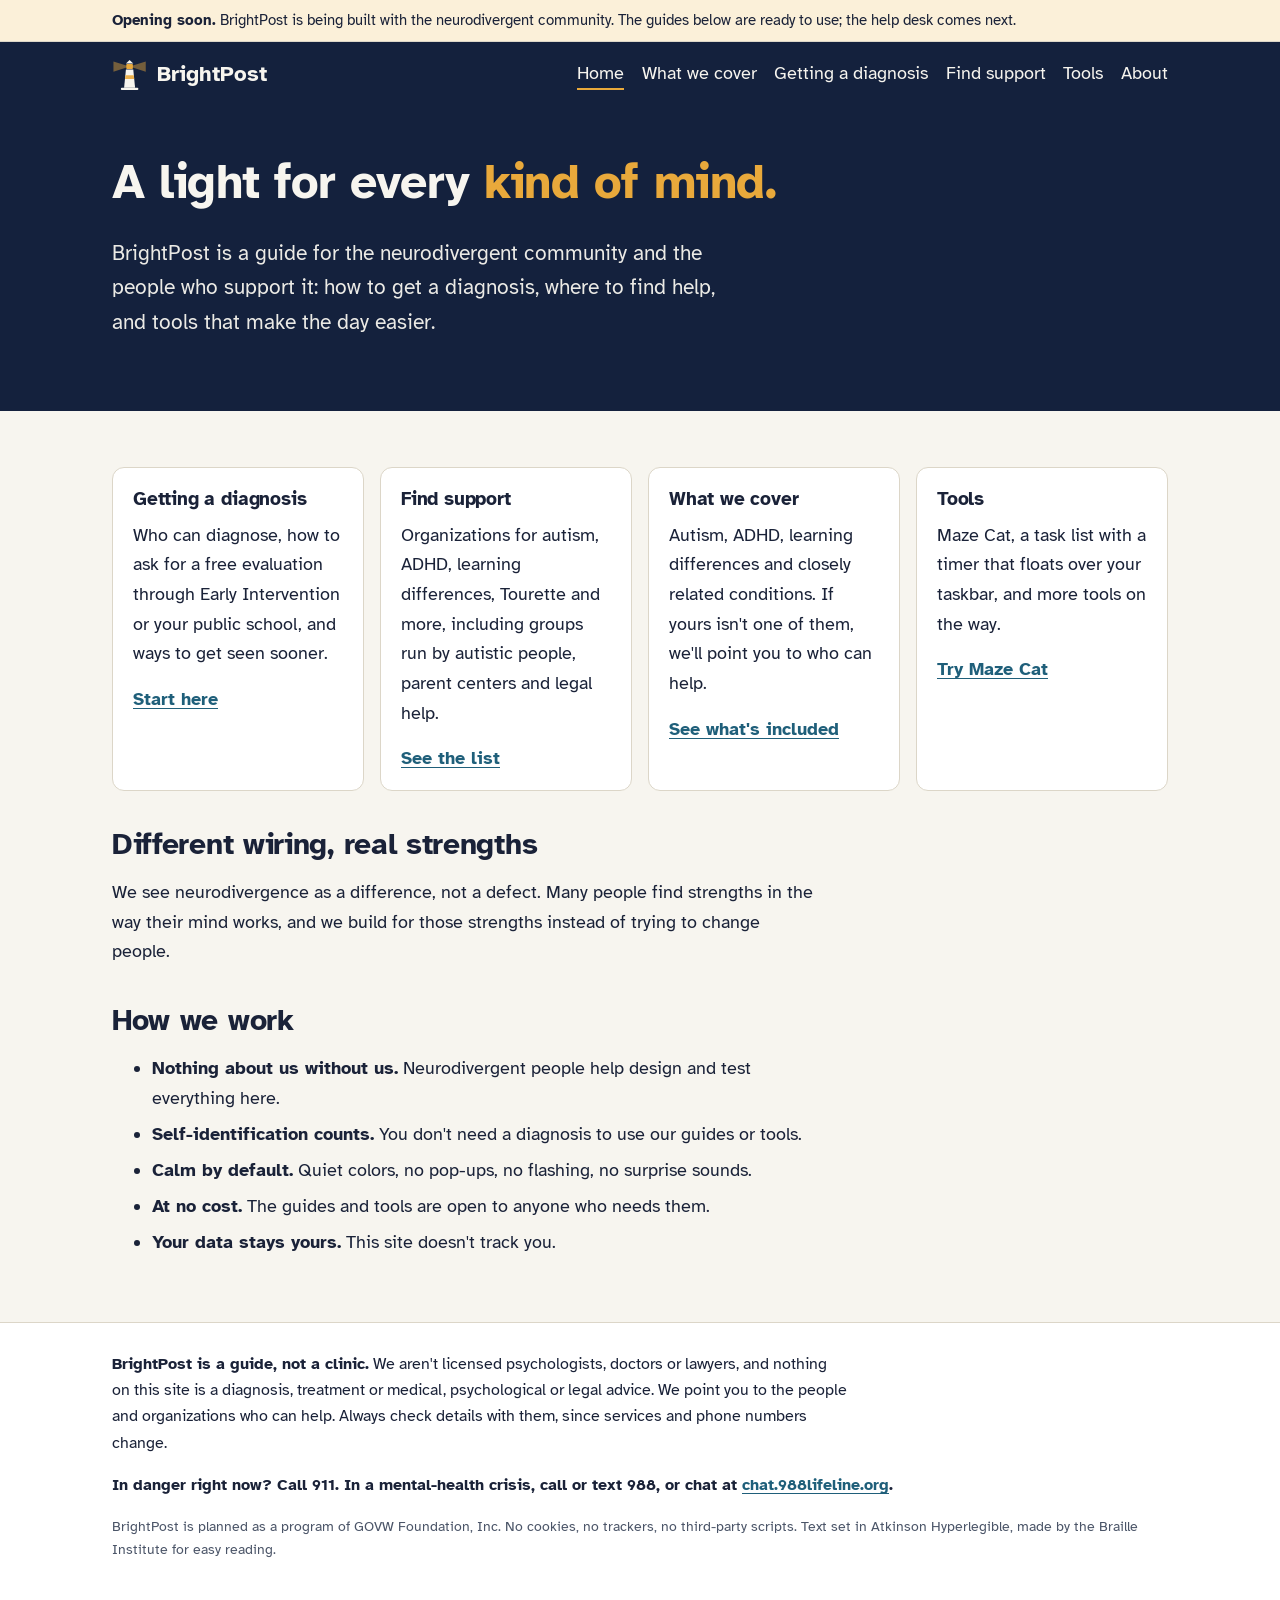
<file: site/index.html>
<!doctype html>
<html lang="en">
<head>
<meta charset="utf-8">
<meta name="viewport" content="width=device-width, initial-scale=1">
<title>BrightPost</title>
<meta name="description" content="A guide for the neurodivergent community: getting a diagnosis, finding support and calm tools.">
<link rel="icon" href="favicon.svg" type="image/svg+xml">
<link rel="preload" href="fonts/atkinson-hyperlegible-latin-400-normal.woff2" as="font" type="font/woff2" crossorigin>
<link rel="stylesheet" href="site.css">
</head>
<body>
<a class="skip" href="#main">Skip to content</a>
<div class="soon"><div class="wrap"><strong>Opening soon.</strong> BrightPost is being built with the neurodivergent community. The guides below are ready to use; the help desk comes next.</div></div>
<header class="site"><div class="wrap">
<a class="brand" href="index.html"><svg viewBox="0 0 48 48" aria-hidden="true" focusable="false">
  <path d="M24 13 L2 6 L2 20 Z" fill="#E9A93B" opacity=".45"/>
  <path d="M24 13 L46 6 L46 20 Z" fill="#E9A93B" opacity=".45"/>
  <path d="M19 9 L24 4 L29 9 Z" fill="currentColor"/>
  <rect x="19.5" y="9.5" width="9" height="7" rx="1" fill="#E9A93B"/>
  <path d="M19 17 H29 L31.5 42 H16.5 Z" fill="currentColor"/>
  <path d="M18.3 25 H29.7 L30.2 30 H17.8 Z" fill="#E9A93B" opacity=".9"/>
  <rect x="12" y="42" width="24" height="3" rx="1.5" fill="currentColor"/>
</svg><span>BrightPost</span></a>
<nav class="main" aria-label="Main"><ul>
<li><a href="index.html" aria-current="page">Home</a></li>
<li><a href="covered.html">What we cover</a></li>
<li><a href="diagnosis.html">Getting a diagnosis</a></li>
<li><a href="resources.html">Find support</a></li>
<li><a href="tools.html">Tools</a></li>
<li><a href="about.html">About</a></li>
</ul></nav>
</div></header>
<section class="hero"><div class="wrap">
<h1>A light for every <span class="beam">kind of mind.</span></h1>
<p class="lead">BrightPost is a guide for the neurodivergent community and the people who support it: how to get a diagnosis, where to find help, and tools that make the day easier.</p>
</div></section>
<main id="main"><div class="wrap">

<div class="cards">
  <div class="card"><h3>Getting a diagnosis</h3><p>Who can diagnose, how to ask for a free evaluation through Early Intervention or your public school, and ways to get seen sooner.</p><a class="go" href="diagnosis.html">Start here</a></div>
  <div class="card"><h3>Find support</h3><p>Organizations for autism, ADHD, learning differences, Tourette and more, including groups run by autistic people, parent centers and legal help.</p><a class="go" href="resources.html">See the list</a></div>
  <div class="card"><h3>What we cover</h3><p>Autism, ADHD, learning differences and closely related conditions. If yours isn't one of them, we'll point you to who can help.</p><a class="go" href="covered.html">See what's included</a></div>
  <div class="card"><h3>Tools</h3><p>Maze Cat, a task list with a timer that floats over your taskbar, and more tools on the way.</p><a class="go" href="tools.html">Try Maze Cat</a></div>
</div>

<div class="prose">
<h2>Different wiring, real strengths</h2>
<p>We see neurodivergence as a difference, not a defect. Many people find strengths in the way their mind works, and we build for those strengths instead of trying to change people.</p>

<h2>How we work</h2>
<ul>
  <li><strong>Nothing about us without us.</strong> Neurodivergent people help design and test everything here.</li>
  <li><strong>Self-identification counts.</strong> You don't need a diagnosis to use our guides or tools.</li>
  <li><strong>Calm by default.</strong> Quiet colors, no pop-ups, no flashing, no surprise sounds.</li>
  <li><strong>At no cost.</strong> The guides and tools are open to anyone who needs them.</li>
  <li><strong>Your data stays yours.</strong> This site doesn't track you.</li>
</ul>
</div>

</div></main>
<footer class="site"><div class="wrap">
<p class="disclaimer"><strong>BrightPost is a guide, not a clinic.</strong> We aren't licensed psychologists, doctors or lawyers, and nothing on this site is a diagnosis, treatment or medical, psychological or legal advice. We point you to the people and organizations who can help. Always check details with them, since services and phone numbers change.</p>
<p class="crisis">In danger right now? Call 911. In a mental-health crisis, call or text 988, or chat at <a href="https://chat.988lifeline.org/">chat.988lifeline.org</a>.</p>
<p class="small">BrightPost is planned as a program of GOVW Foundation, Inc. No cookies, no trackers, no third-party scripts. Text set in Atkinson Hyperlegible, made by the Braille Institute for easy reading.</p>
</div></footer>
</body>
</html>
</file>
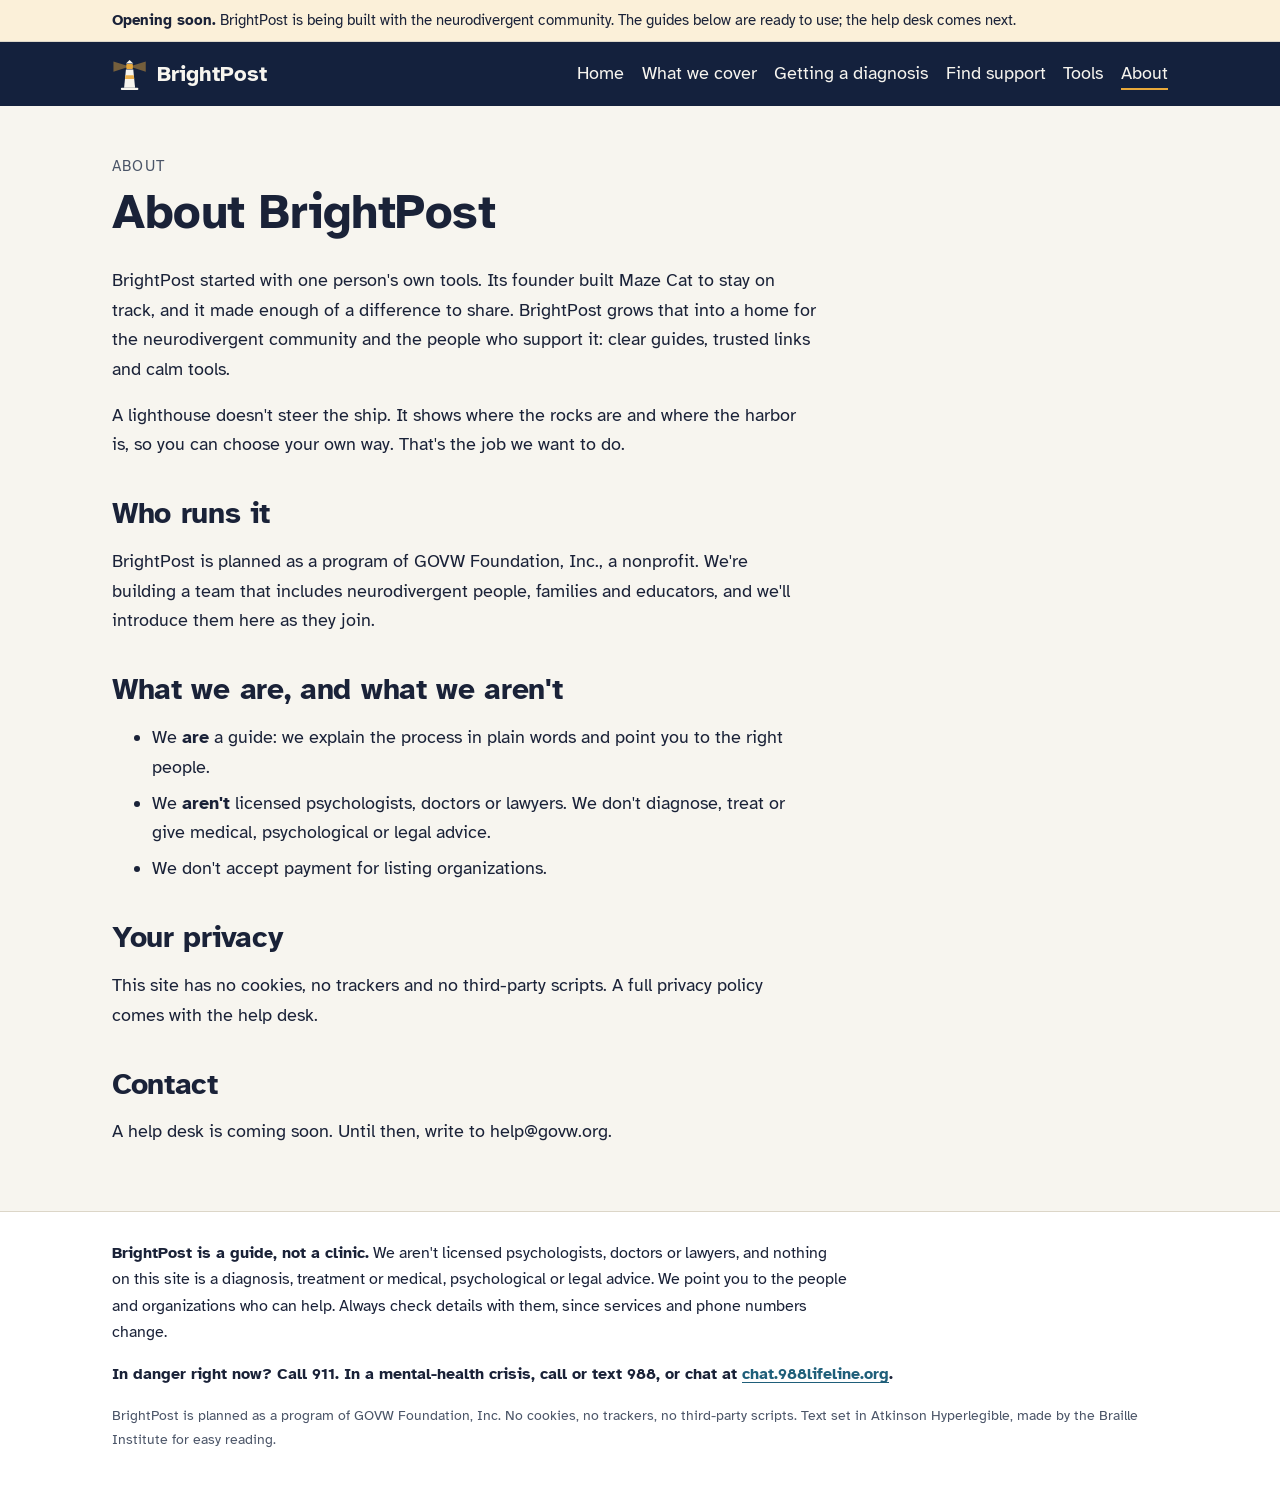
<file: site/about.html>
<!doctype html>
<html lang="en">
<head>
<meta charset="utf-8">
<meta name="viewport" content="width=device-width, initial-scale=1">
<title>About · BrightPost</title>
<meta name="description" content="What BrightPost is, who runs it, and what it isn't.">
<link rel="icon" href="favicon.svg" type="image/svg+xml">
<link rel="preload" href="fonts/atkinson-hyperlegible-latin-400-normal.woff2" as="font" type="font/woff2" crossorigin>
<link rel="stylesheet" href="site.css">
</head>
<body>
<a class="skip" href="#main">Skip to content</a>
<div class="soon"><div class="wrap"><strong>Opening soon.</strong> BrightPost is being built with the neurodivergent community. The guides below are ready to use; the help desk comes next.</div></div>
<header class="site"><div class="wrap">
<a class="brand" href="index.html"><svg viewBox="0 0 48 48" aria-hidden="true" focusable="false">
  <path d="M24 13 L2 6 L2 20 Z" fill="#E9A93B" opacity=".45"/>
  <path d="M24 13 L46 6 L46 20 Z" fill="#E9A93B" opacity=".45"/>
  <path d="M19 9 L24 4 L29 9 Z" fill="currentColor"/>
  <rect x="19.5" y="9.5" width="9" height="7" rx="1" fill="#E9A93B"/>
  <path d="M19 17 H29 L31.5 42 H16.5 Z" fill="currentColor"/>
  <path d="M18.3 25 H29.7 L30.2 30 H17.8 Z" fill="#E9A93B" opacity=".9"/>
  <rect x="12" y="42" width="24" height="3" rx="1.5" fill="currentColor"/>
</svg><span>BrightPost</span></a>
<nav class="main" aria-label="Main"><ul>
<li><a href="index.html">Home</a></li>
<li><a href="covered.html">What we cover</a></li>
<li><a href="diagnosis.html">Getting a diagnosis</a></li>
<li><a href="resources.html">Find support</a></li>
<li><a href="tools.html">Tools</a></li>
<li><a href="about.html" aria-current="page">About</a></li>
</ul></nav>
</div></header>

<main id="main"><div class="wrap">

<div class="prose page-title">
<p class="kicker">About</p>
<h1>About BrightPost</h1>
<p>BrightPost started with one person's own tools. Its founder built Maze Cat to stay on track, and it made enough of a difference to share. BrightPost grows that into a home for the neurodivergent community and the people who support it: clear guides, trusted links and calm tools.</p>
<p>A lighthouse doesn't steer the ship. It shows where the rocks are and where the harbor is, so you can choose your own way. That's the job we want to do.</p>

<h2>Who runs it</h2>
<p>BrightPost is planned as a program of GOVW Foundation, Inc., a nonprofit. We're building a team that includes neurodivergent people, families and educators, and we'll introduce them here as they join.</p>

<h2>What we are, and what we aren't</h2>
<ul>
<li>We <strong>are</strong> a guide: we explain the process in plain words and point you to the right people.</li>
<li>We <strong>aren't</strong> licensed psychologists, doctors or lawyers. We don't diagnose, treat or give medical, psychological or legal advice.</li>
<li>We don't accept payment for listing organizations.</li>
</ul>

<h2>Your privacy</h2>
<p>This site has no cookies, no trackers and no third-party scripts. A full privacy policy comes with the help desk.</p>

<h2>Contact</h2>
<p>A help desk is coming soon. Until then, write to help@govw.org.</p>
</div>

</div></main>
<footer class="site"><div class="wrap">
<p class="disclaimer"><strong>BrightPost is a guide, not a clinic.</strong> We aren't licensed psychologists, doctors or lawyers, and nothing on this site is a diagnosis, treatment or medical, psychological or legal advice. We point you to the people and organizations who can help. Always check details with them, since services and phone numbers change.</p>
<p class="crisis">In danger right now? Call 911. In a mental-health crisis, call or text 988, or chat at <a href="https://chat.988lifeline.org/">chat.988lifeline.org</a>.</p>
<p class="small">BrightPost is planned as a program of GOVW Foundation, Inc. No cookies, no trackers, no third-party scripts. Text set in Atkinson Hyperlegible, made by the Braille Institute for easy reading.</p>
</div></footer>
</body>
</html>
</file>
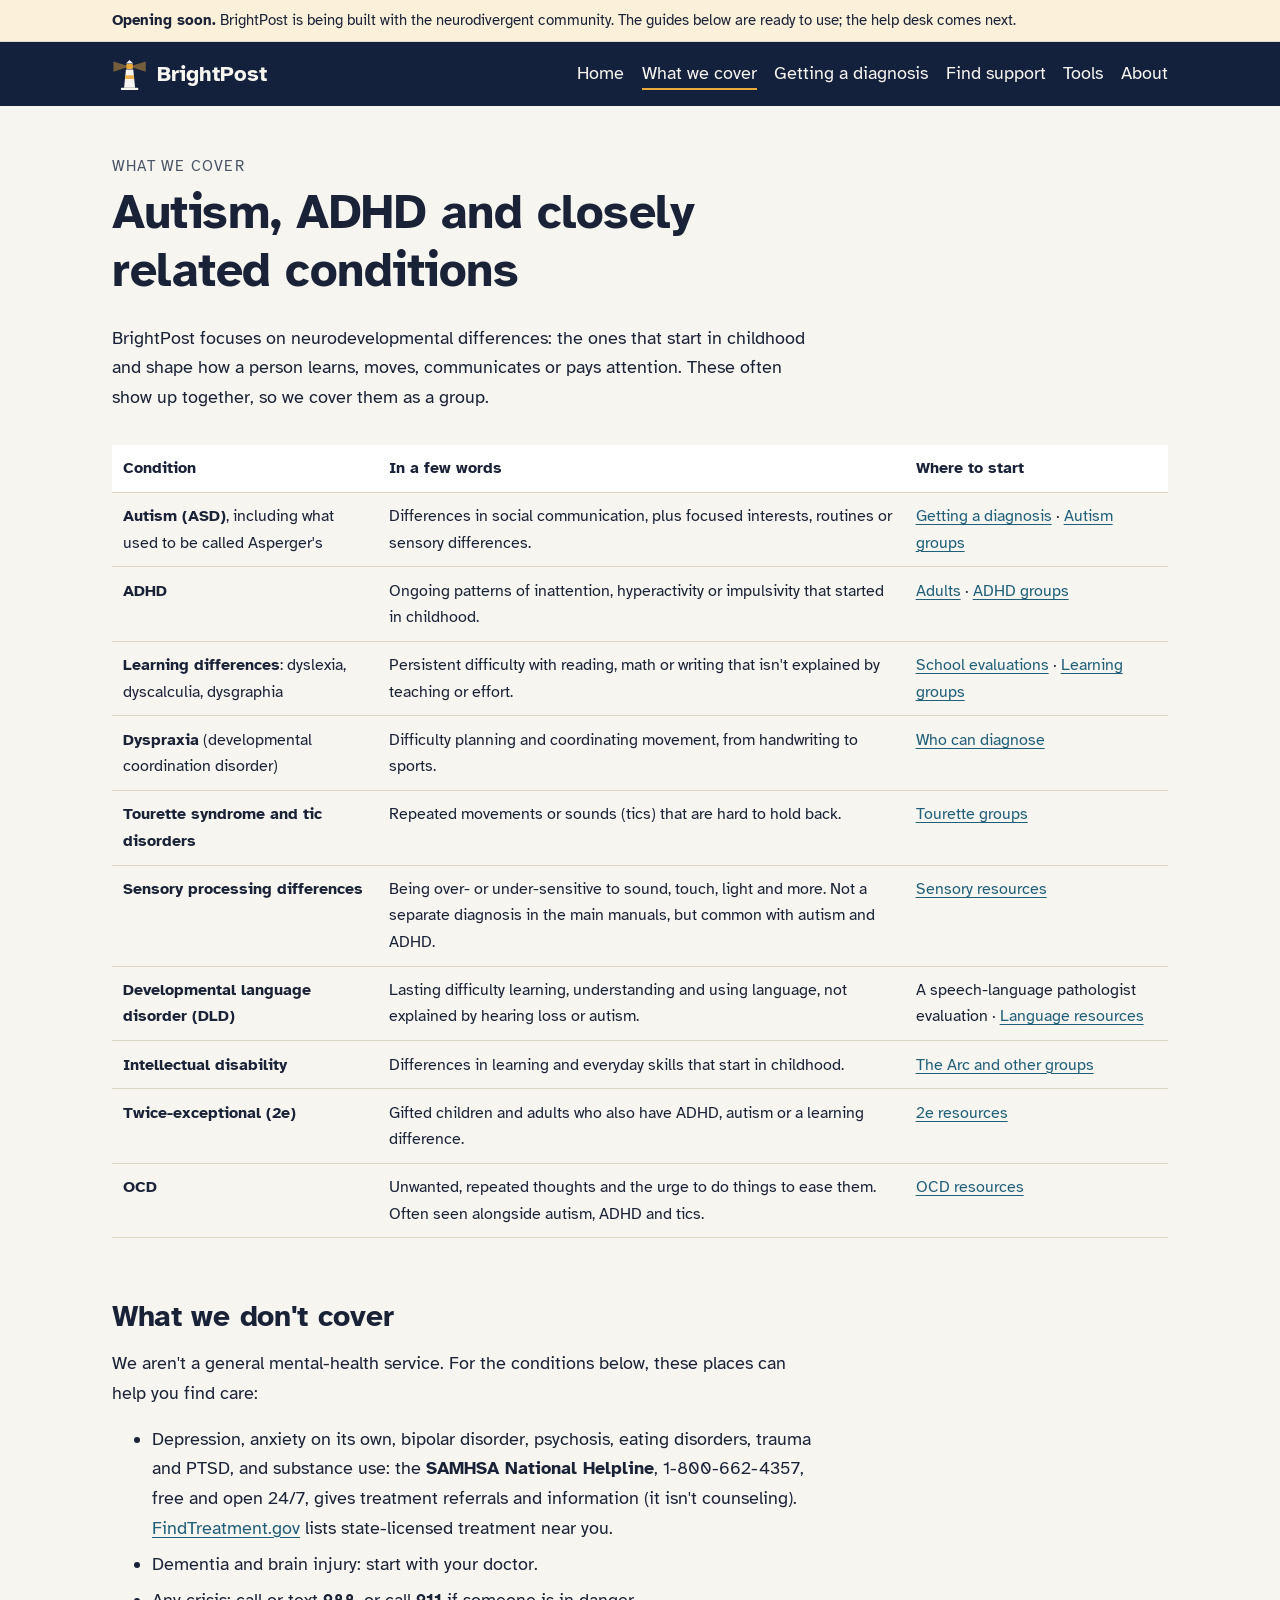
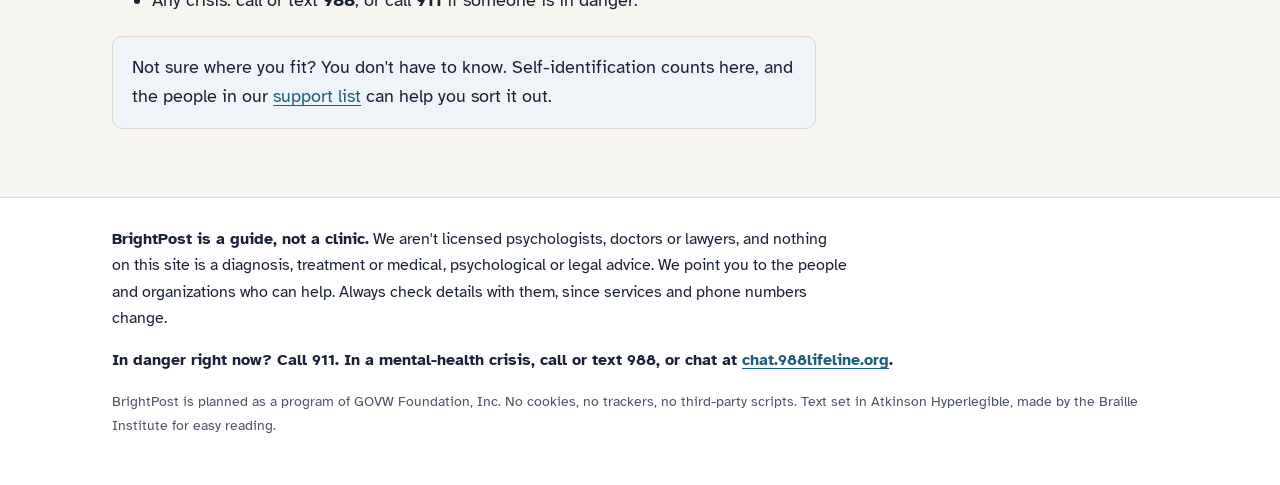
<file: site/covered.html>
<!doctype html>
<html lang="en">
<head>
<meta charset="utf-8">
<meta name="viewport" content="width=device-width, initial-scale=1">
<title>What we cover · BrightPost</title>
<meta name="description" content="Autism, ADHD, learning differences and closely related conditions, and where to go for everything else.">
<link rel="icon" href="favicon.svg" type="image/svg+xml">
<link rel="preload" href="fonts/atkinson-hyperlegible-latin-400-normal.woff2" as="font" type="font/woff2" crossorigin>
<link rel="stylesheet" href="site.css">
</head>
<body>
<a class="skip" href="#main">Skip to content</a>
<div class="soon"><div class="wrap"><strong>Opening soon.</strong> BrightPost is being built with the neurodivergent community. The guides below are ready to use; the help desk comes next.</div></div>
<header class="site"><div class="wrap">
<a class="brand" href="index.html"><svg viewBox="0 0 48 48" aria-hidden="true" focusable="false">
  <path d="M24 13 L2 6 L2 20 Z" fill="#E9A93B" opacity=".45"/>
  <path d="M24 13 L46 6 L46 20 Z" fill="#E9A93B" opacity=".45"/>
  <path d="M19 9 L24 4 L29 9 Z" fill="currentColor"/>
  <rect x="19.5" y="9.5" width="9" height="7" rx="1" fill="#E9A93B"/>
  <path d="M19 17 H29 L31.5 42 H16.5 Z" fill="currentColor"/>
  <path d="M18.3 25 H29.7 L30.2 30 H17.8 Z" fill="#E9A93B" opacity=".9"/>
  <rect x="12" y="42" width="24" height="3" rx="1.5" fill="currentColor"/>
</svg><span>BrightPost</span></a>
<nav class="main" aria-label="Main"><ul>
<li><a href="index.html">Home</a></li>
<li><a href="covered.html" aria-current="page">What we cover</a></li>
<li><a href="diagnosis.html">Getting a diagnosis</a></li>
<li><a href="resources.html">Find support</a></li>
<li><a href="tools.html">Tools</a></li>
<li><a href="about.html">About</a></li>
</ul></nav>
</div></header>

<main id="main"><div class="wrap">

<div class="prose page-title">
<p class="kicker">What we cover</p>
<h1>Autism, ADHD and closely related conditions</h1>
<p>BrightPost focuses on neurodevelopmental differences: the ones that start in childhood and shape how a person learns, moves, communicates or pays attention. These often show up together, so we cover them as a group.</p>
</div>

<div class="table-scroll"><table class="stack">
<thead><tr><th>Condition</th><th>In a few words</th><th>Where to start</th></tr></thead>
<tbody>
<tr><td data-label="Condition"><strong>Autism (ASD)</strong>, including what used to be called Asperger's</td><td data-label="In a few words">Differences in social communication, plus focused interests, routines or sensory differences.</td><td data-label="Where to start"><a href="diagnosis.html#children">Getting a diagnosis</a> · <a href="resources.html#autism">Autism groups</a></td></tr>
<tr><td data-label="Condition"><strong>ADHD</strong></td><td data-label="In a few words">Ongoing patterns of inattention, hyperactivity or impulsivity that started in childhood.</td><td data-label="Where to start"><a href="diagnosis.html#adults">Adults</a> · <a href="resources.html#adhd">ADHD groups</a></td></tr>
<tr><td data-label="Condition"><strong>Learning differences</strong>: dyslexia, dyscalculia, dysgraphia</td><td data-label="In a few words">Persistent difficulty with reading, math or writing that isn't explained by teaching or effort.</td><td data-label="Where to start"><a href="diagnosis.html#school">School evaluations</a> · <a href="resources.html#learning">Learning groups</a></td></tr>
<tr><td data-label="Condition"><strong>Dyspraxia</strong> (developmental coordination disorder)</td><td data-label="In a few words">Difficulty planning and coordinating movement, from handwriting to sports.</td><td data-label="Where to start"><a href="diagnosis.html#who">Who can diagnose</a></td></tr>
<tr><td data-label="Condition"><strong>Tourette syndrome and tic disorders</strong></td><td data-label="In a few words">Repeated movements or sounds (tics) that are hard to hold back.</td><td data-label="Where to start"><a href="resources.html#tics">Tourette groups</a></td></tr>
<tr><td data-label="Condition"><strong>Sensory processing differences</strong></td><td data-label="In a few words">Being over- or under-sensitive to sound, touch, light and more. Not a separate diagnosis in the main manuals, but common with autism and ADHD.</td><td data-label="Where to start"><a href="resources.html#sensory">Sensory resources</a></td></tr>
<tr><td data-label="Condition"><strong>Developmental language disorder (DLD)</strong></td><td data-label="In a few words">Lasting difficulty learning, understanding and using language, not explained by hearing loss or autism.</td><td data-label="Where to start">A speech-language pathologist evaluation · <a href="resources.html#language">Language resources</a></td></tr>
<tr><td data-label="Condition"><strong>Intellectual disability</strong></td><td data-label="In a few words">Differences in learning and everyday skills that start in childhood.</td><td data-label="Where to start"><a href="resources.html#idd">The Arc and other groups</a></td></tr>
<tr><td data-label="Condition"><strong>Twice-exceptional (2e)</strong></td><td data-label="In a few words">Gifted children and adults who also have ADHD, autism or a learning difference.</td><td data-label="Where to start"><a href="resources.html#twice">2e resources</a></td></tr>
<tr><td data-label="Condition"><strong>OCD</strong></td><td data-label="In a few words">Unwanted, repeated thoughts and the urge to do things to ease them. Often seen alongside autism, ADHD and tics.</td><td data-label="Where to start"><a href="resources.html#ocd">OCD resources</a></td></tr>
</tbody></table></div>

<div class="prose">
<h2>What we don't cover</h2>
<p>We aren't a general mental-health service. For the conditions below, these places can help you find care:</p>
<ul>
<li>Depression, anxiety on its own, bipolar disorder, psychosis, eating disorders, trauma and PTSD, and substance use: the <strong>SAMHSA National Helpline</strong>, 1-800-662-4357, free and open 24/7, gives treatment referrals and information (it isn't counseling). <a href="https://findtreatment.gov/">FindTreatment.gov</a> lists state-licensed treatment near you.</li>
<li>Dementia and brain injury: start with your doctor.</li>
<li>Any crisis: call or text <strong>988</strong>, or call <strong>911</strong> if someone is in danger.</li>
</ul>
<div class="note">Not sure where you fit? You don't have to know. Self-identification counts here, and the people in our <a href="resources.html">support list</a> can help you sort it out.</div>
</div>

</div></main>
<footer class="site"><div class="wrap">
<p class="disclaimer"><strong>BrightPost is a guide, not a clinic.</strong> We aren't licensed psychologists, doctors or lawyers, and nothing on this site is a diagnosis, treatment or medical, psychological or legal advice. We point you to the people and organizations who can help. Always check details with them, since services and phone numbers change.</p>
<p class="crisis">In danger right now? Call 911. In a mental-health crisis, call or text 988, or chat at <a href="https://chat.988lifeline.org/">chat.988lifeline.org</a>.</p>
<p class="small">BrightPost is planned as a program of GOVW Foundation, Inc. No cookies, no trackers, no third-party scripts. Text set in Atkinson Hyperlegible, made by the Braille Institute for easy reading.</p>
</div></footer>
</body>
</html>
</file>
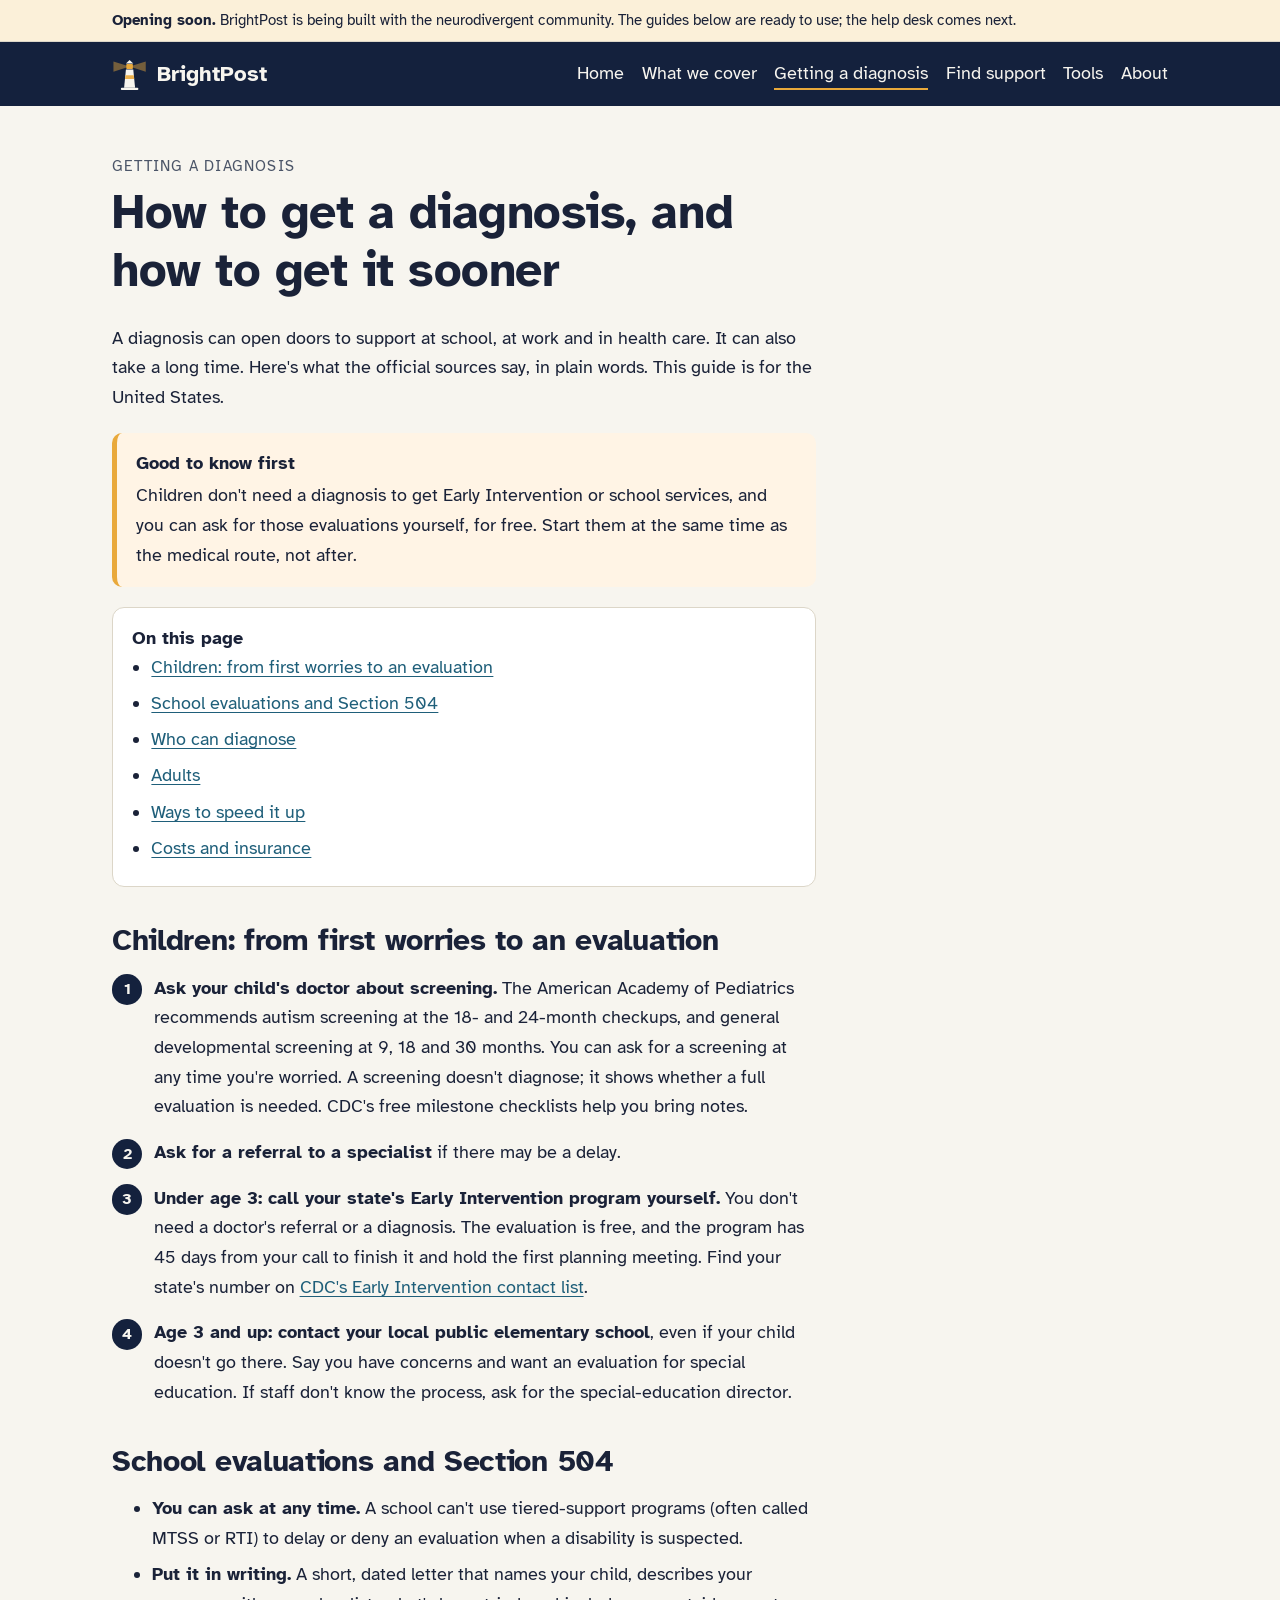
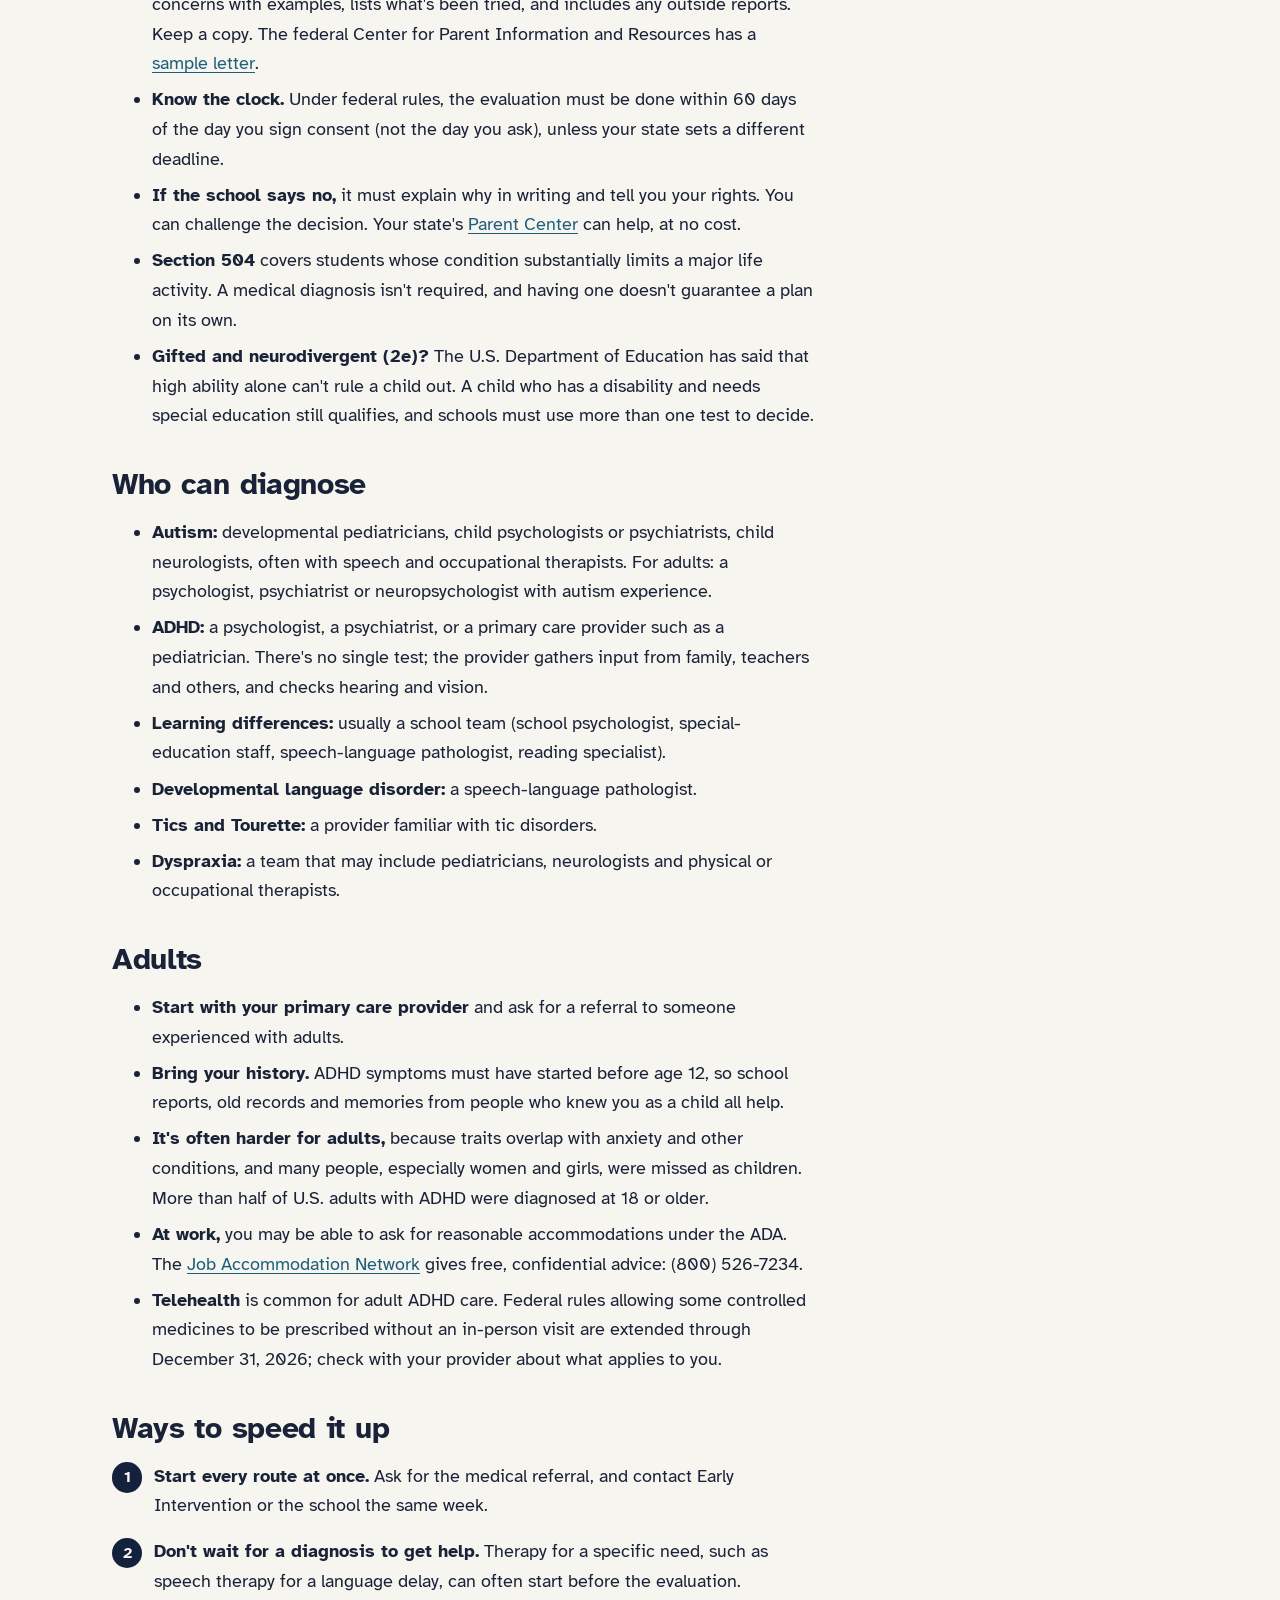
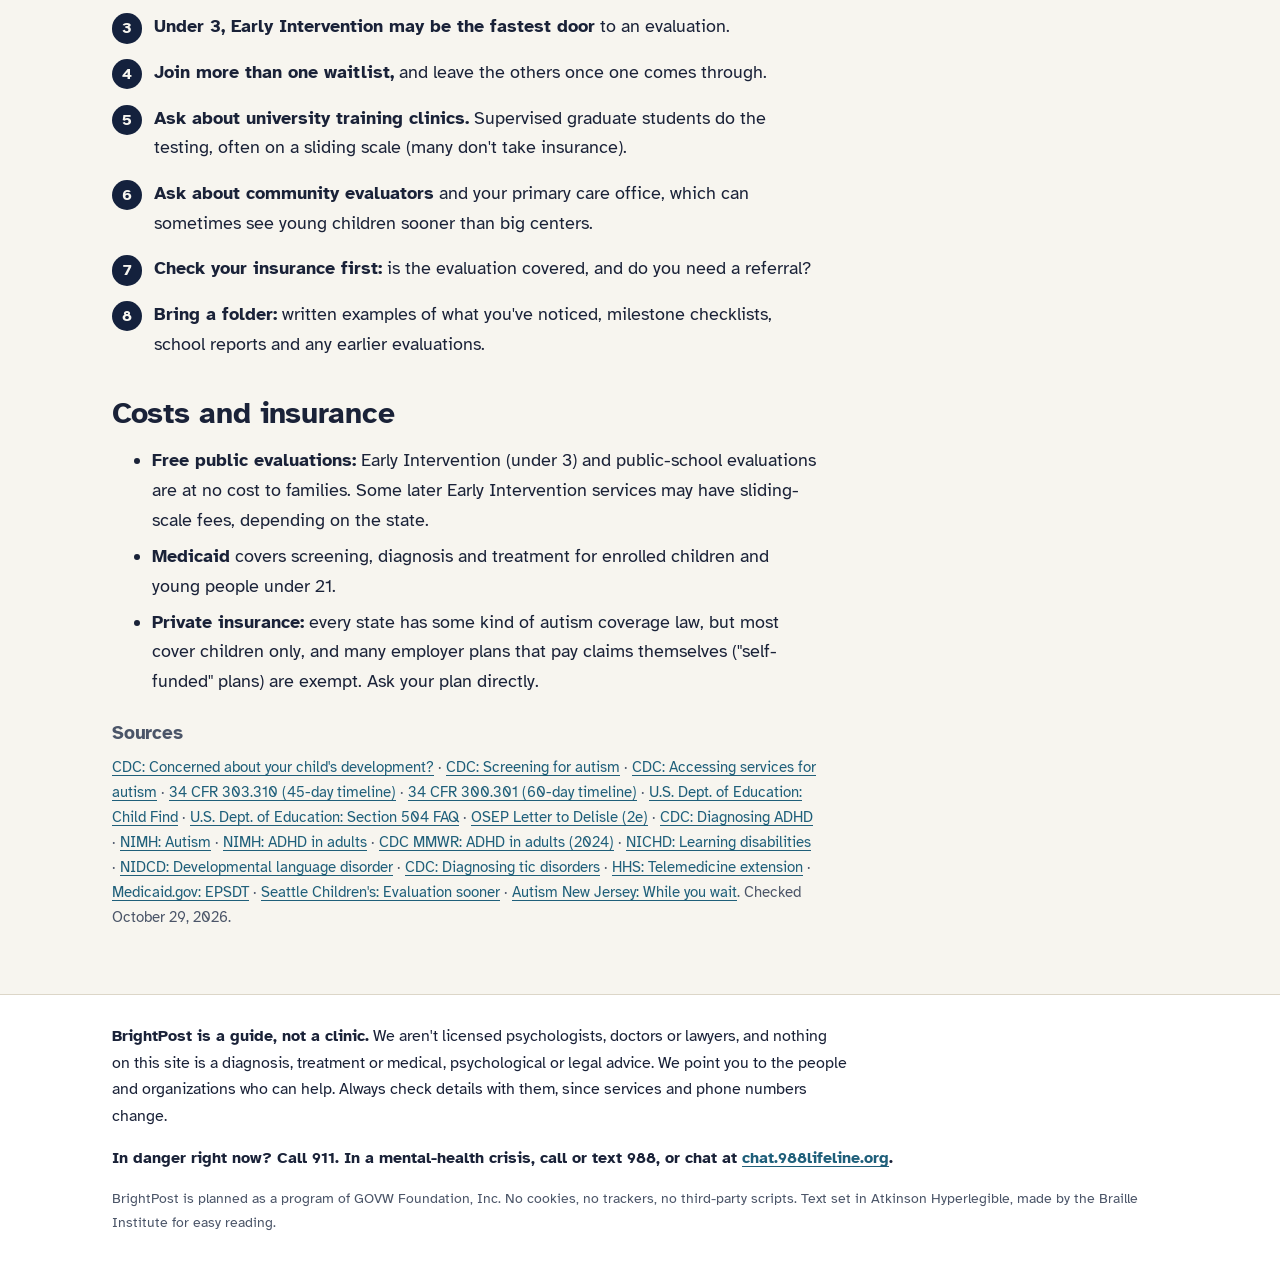
<file: site/diagnosis.html>
<!doctype html>
<html lang="en">
<head>
<meta charset="utf-8">
<meta name="viewport" content="width=device-width, initial-scale=1">
<title>Getting a diagnosis · BrightPost</title>
<meta name="description" content="How to get an autism, ADHD or learning evaluation in the U.S., free options, and ways to get seen sooner.">
<link rel="icon" href="favicon.svg" type="image/svg+xml">
<link rel="preload" href="fonts/atkinson-hyperlegible-latin-400-normal.woff2" as="font" type="font/woff2" crossorigin>
<link rel="stylesheet" href="site.css">
</head>
<body>
<a class="skip" href="#main">Skip to content</a>
<div class="soon"><div class="wrap"><strong>Opening soon.</strong> BrightPost is being built with the neurodivergent community. The guides below are ready to use; the help desk comes next.</div></div>
<header class="site"><div class="wrap">
<a class="brand" href="index.html"><svg viewBox="0 0 48 48" aria-hidden="true" focusable="false">
  <path d="M24 13 L2 6 L2 20 Z" fill="#E9A93B" opacity=".45"/>
  <path d="M24 13 L46 6 L46 20 Z" fill="#E9A93B" opacity=".45"/>
  <path d="M19 9 L24 4 L29 9 Z" fill="currentColor"/>
  <rect x="19.5" y="9.5" width="9" height="7" rx="1" fill="#E9A93B"/>
  <path d="M19 17 H29 L31.5 42 H16.5 Z" fill="currentColor"/>
  <path d="M18.3 25 H29.7 L30.2 30 H17.8 Z" fill="#E9A93B" opacity=".9"/>
  <rect x="12" y="42" width="24" height="3" rx="1.5" fill="currentColor"/>
</svg><span>BrightPost</span></a>
<nav class="main" aria-label="Main"><ul>
<li><a href="index.html">Home</a></li>
<li><a href="covered.html">What we cover</a></li>
<li><a href="diagnosis.html" aria-current="page">Getting a diagnosis</a></li>
<li><a href="resources.html">Find support</a></li>
<li><a href="tools.html">Tools</a></li>
<li><a href="about.html">About</a></li>
</ul></nav>
</div></header>

<main id="main"><div class="wrap">

<div class="prose page-title">
<p class="kicker">Getting a diagnosis</p>
<h1>How to get a diagnosis, and how to get it sooner</h1>
<p>A diagnosis can open doors to support at school, at work and in health care. It can also take a long time. Here's what the official sources say, in plain words. This guide is for the United States.</p>
<div class="alert"><strong>Good to know first</strong>Children don't need a diagnosis to get Early Intervention or school services, and you can ask for those evaluations yourself, for free. Start them at the same time as the medical route, not after.</div>
<div class="toc"><strong>On this page</strong><ul>
<li><a href="#children">Children: from first worries to an evaluation</a></li>
<li><a href="#school">School evaluations and Section 504</a></li>
<li><a href="#who">Who can diagnose</a></li>
<li><a href="#adults">Adults</a></li>
<li><a href="#faster">Ways to speed it up</a></li>
<li><a href="#costs">Costs and insurance</a></li>
</ul></div>

<h2 id="children">Children: from first worries to an evaluation</h2>
<ol class="steps">
<li><strong>Ask your child's doctor about screening.</strong> The American Academy of Pediatrics recommends autism screening at the 18- and 24-month checkups, and general developmental screening at 9, 18 and 30 months. You can ask for a screening at any time you're worried. A screening doesn't diagnose; it shows whether a full evaluation is needed. CDC's free milestone checklists help you bring notes.</li>
<li><strong>Ask for a referral to a specialist</strong> if there may be a delay.</li>
<li><strong>Under age 3: call your state's Early Intervention program yourself.</strong> You don't need a doctor's referral or a diagnosis. The evaluation is free, and the program has 45 days from your call to finish it and hold the first planning meeting. Find your state's number on <a href="https://www.cdc.gov/act-early/early-intervention/contact-information-by-state.html">CDC's Early Intervention contact list</a>.</li>
<li><strong>Age 3 and up: contact your local public elementary school</strong>, even if your child doesn't go there. Say you have concerns and want an evaluation for special education. If staff don't know the process, ask for the special-education director.</li>
</ol>

<h2 id="school">School evaluations and Section 504</h2>
<ul>
<li><strong>You can ask at any time.</strong> A school can't use tiered-support programs (often called MTSS or RTI) to delay or deny an evaluation when a disability is suspected.</li>
<li><strong>Put it in writing.</strong> A short, dated letter that names your child, describes your concerns with examples, lists what's been tried, and includes any outside reports. Keep a copy. The federal Center for Parent Information and Resources has a <a href="https://www.parentcenterhub.org/evaluation-2/">sample letter</a>.</li>
<li><strong>Know the clock.</strong> Under federal rules, the evaluation must be done within 60 days of the day you sign consent (not the day you ask), unless your state sets a different deadline.</li>
<li><strong>If the school says no,</strong> it must explain why in writing and tell you your rights. You can challenge the decision. Your state's <a href="https://www.parentcenterhub.org/find-your-center/">Parent Center</a> can help, at no cost.</li>
<li><strong>Section 504</strong> covers students whose condition substantially limits a major life activity. A medical diagnosis isn't required, and having one doesn't guarantee a plan on its own.</li>
<li><strong>Gifted and neurodivergent (2e)?</strong> The U.S. Department of Education has said that high ability alone can't rule a child out. A child who has a disability and needs special education still qualifies, and schools must use more than one test to decide.</li>
</ul>

<h2 id="who">Who can diagnose</h2>
<ul>
<li><strong>Autism:</strong> developmental pediatricians, child psychologists or psychiatrists, child neurologists, often with speech and occupational therapists. For adults: a psychologist, psychiatrist or neuropsychologist with autism experience.</li>
<li><strong>ADHD:</strong> a psychologist, a psychiatrist, or a primary care provider such as a pediatrician. There's no single test; the provider gathers input from family, teachers and others, and checks hearing and vision.</li>
<li><strong>Learning differences:</strong> usually a school team (school psychologist, special-education staff, speech-language pathologist, reading specialist).</li>
<li><strong>Developmental language disorder:</strong> a speech-language pathologist.</li>
<li><strong>Tics and Tourette:</strong> a provider familiar with tic disorders.</li>
<li><strong>Dyspraxia:</strong> a team that may include pediatricians, neurologists and physical or occupational therapists.</li>
</ul>

<h2 id="adults">Adults</h2>
<ul>
<li><strong>Start with your primary care provider</strong> and ask for a referral to someone experienced with adults.</li>
<li><strong>Bring your history.</strong> ADHD symptoms must have started before age 12, so school reports, old records and memories from people who knew you as a child all help.</li>
<li><strong>It's often harder for adults,</strong> because traits overlap with anxiety and other conditions, and many people, especially women and girls, were missed as children. More than half of U.S. adults with ADHD were diagnosed at 18 or older.</li>
<li><strong>At work,</strong> you may be able to ask for reasonable accommodations under the ADA. The <a href="https://askjan.org/">Job Accommodation Network</a> gives free, confidential advice: (800) 526-7234.</li>
<li><strong>Telehealth</strong> is common for adult ADHD care. Federal rules allowing some controlled medicines to be prescribed without an in-person visit are extended through December 31, 2026; check with your provider about what applies to you.</li>
</ul>

<h2 id="faster">Ways to speed it up</h2>
<ol class="steps">
<li><strong>Start every route at once.</strong> Ask for the medical referral, and contact Early Intervention or the school the same week.</li>
<li><strong>Don't wait for a diagnosis to get help.</strong> Therapy for a specific need, such as speech therapy for a language delay, can often start before the evaluation.</li>
<li><strong>Under 3, Early Intervention may be the fastest door</strong> to an evaluation.</li>
<li><strong>Join more than one waitlist,</strong> and leave the others once one comes through.</li>
<li><strong>Ask about university training clinics.</strong> Supervised graduate students do the testing, often on a sliding scale (many don't take insurance).</li>
<li><strong>Ask about community evaluators</strong> and your primary care office, which can sometimes see young children sooner than big centers.</li>
<li><strong>Check your insurance first:</strong> is the evaluation covered, and do you need a referral?</li>
<li><strong>Bring a folder:</strong> written examples of what you've noticed, milestone checklists, school reports and any earlier evaluations.</li>
</ol>

<h2 id="costs">Costs and insurance</h2>
<ul>
<li><strong>Free public evaluations:</strong> Early Intervention (under 3) and public-school evaluations are at no cost to families. Some later Early Intervention services may have sliding-scale fees, depending on the state.</li>
<li><strong>Medicaid</strong> covers screening, diagnosis and treatment for enrolled children and young people under 21.</li>
<li><strong>Private insurance:</strong> every state has some kind of autism coverage law, but most cover children only, and many employer plans that pay claims themselves ("self-funded" plans) are exempt. Ask your plan directly.</li>
</ul>

<div class="sources"><h3>Sources</h3>
<p><a href="https://www.cdc.gov/act-early/families/concerned.html">CDC: Concerned about your child's development?</a> · <a href="https://www.cdc.gov/autism/diagnosis/index.html">CDC: Screening for autism</a> · <a href="https://www.cdc.gov/autism/treatment/accessing-services.html">CDC: Accessing services for autism</a> · <a href="https://www.ecfr.gov/current/title-34/subtitle-B/chapter-III/part-303/subpart-D/subject-group-ECFR821570af41ca511/section-303.310">34 CFR 303.310 (45-day timeline)</a> · <a href="https://sites.ed.gov/idea/regs/b/d/300.301">34 CFR 300.301 (60-day timeline)</a> · <a href="https://sites.ed.gov/idea/files/rts-qa-child-find-part-b-08-24-2021.pdf">U.S. Dept. of Education: Child Find</a> · <a href="https://www.ed.gov/laws-and-policy/civil-rights-laws/disability-discrimination/frequently-asked-questions-section-504-free-appropriate-public-education-fape">U.S. Dept. of Education: Section 504 FAQ</a> · <a href="https://sites.ed.gov/idea/idea-files/policy-letter-december-20-2013-to-dr-jim-delisle/">OSEP Letter to Delisle (2e)</a> · <a href="https://www.cdc.gov/adhd/diagnosis/index.html">CDC: Diagnosing ADHD</a> · <a href="https://www.nimh.nih.gov/health/publications/autism-spectrum-disorder">NIMH: Autism</a> · <a href="https://www.nimh.nih.gov/health/publications/adhd-what-you-need-to-know">NIMH: ADHD in adults</a> · <a href="https://www.cdc.gov/mmwr/volumes/73/wr/mm7340a1.htm">CDC MMWR: ADHD in adults (2024)</a> · <a href="https://www.nichd.nih.gov/health/topics/learning/conditioninfo/diagnosed">NICHD: Learning disabilities</a> · <a href="https://www.nidcd.nih.gov/health/specific-language-impairment">NIDCD: Developmental language disorder</a> · <a href="https://www.cdc.gov/tourette-syndrome/diagnosis/index.html">CDC: Diagnosing tic disorders</a> · <a href="https://www.hhs.gov/press-room/dea-telemedicine-extension-2026.html">HHS: Telemedicine extension</a> · <a href="https://www.medicaid.gov/medicaid/benefits/early-and-periodic-screening-diagnostic-and-treatment">Medicaid.gov: EPSDT</a> · <a href="https://www.seattlechildrens.org/healthcare-professionals/provider-news/evaluation-autism-sooner/">Seattle Children's: Evaluation sooner</a> · <a href="https://autismnj.org/article/waitlists-for-an-autism-evaluation-what-you-can-do-while-you-wait/">Autism New Jersey: While you wait</a>. Checked October 29, 2026.</p></div>
</div>

</div></main>
<footer class="site"><div class="wrap">
<p class="disclaimer"><strong>BrightPost is a guide, not a clinic.</strong> We aren't licensed psychologists, doctors or lawyers, and nothing on this site is a diagnosis, treatment or medical, psychological or legal advice. We point you to the people and organizations who can help. Always check details with them, since services and phone numbers change.</p>
<p class="crisis">In danger right now? Call 911. In a mental-health crisis, call or text 988, or chat at <a href="https://chat.988lifeline.org/">chat.988lifeline.org</a>.</p>
<p class="small">BrightPost is planned as a program of GOVW Foundation, Inc. No cookies, no trackers, no third-party scripts. Text set in Atkinson Hyperlegible, made by the Braille Institute for easy reading.</p>
</div></footer>
</body>
</html>
</file>
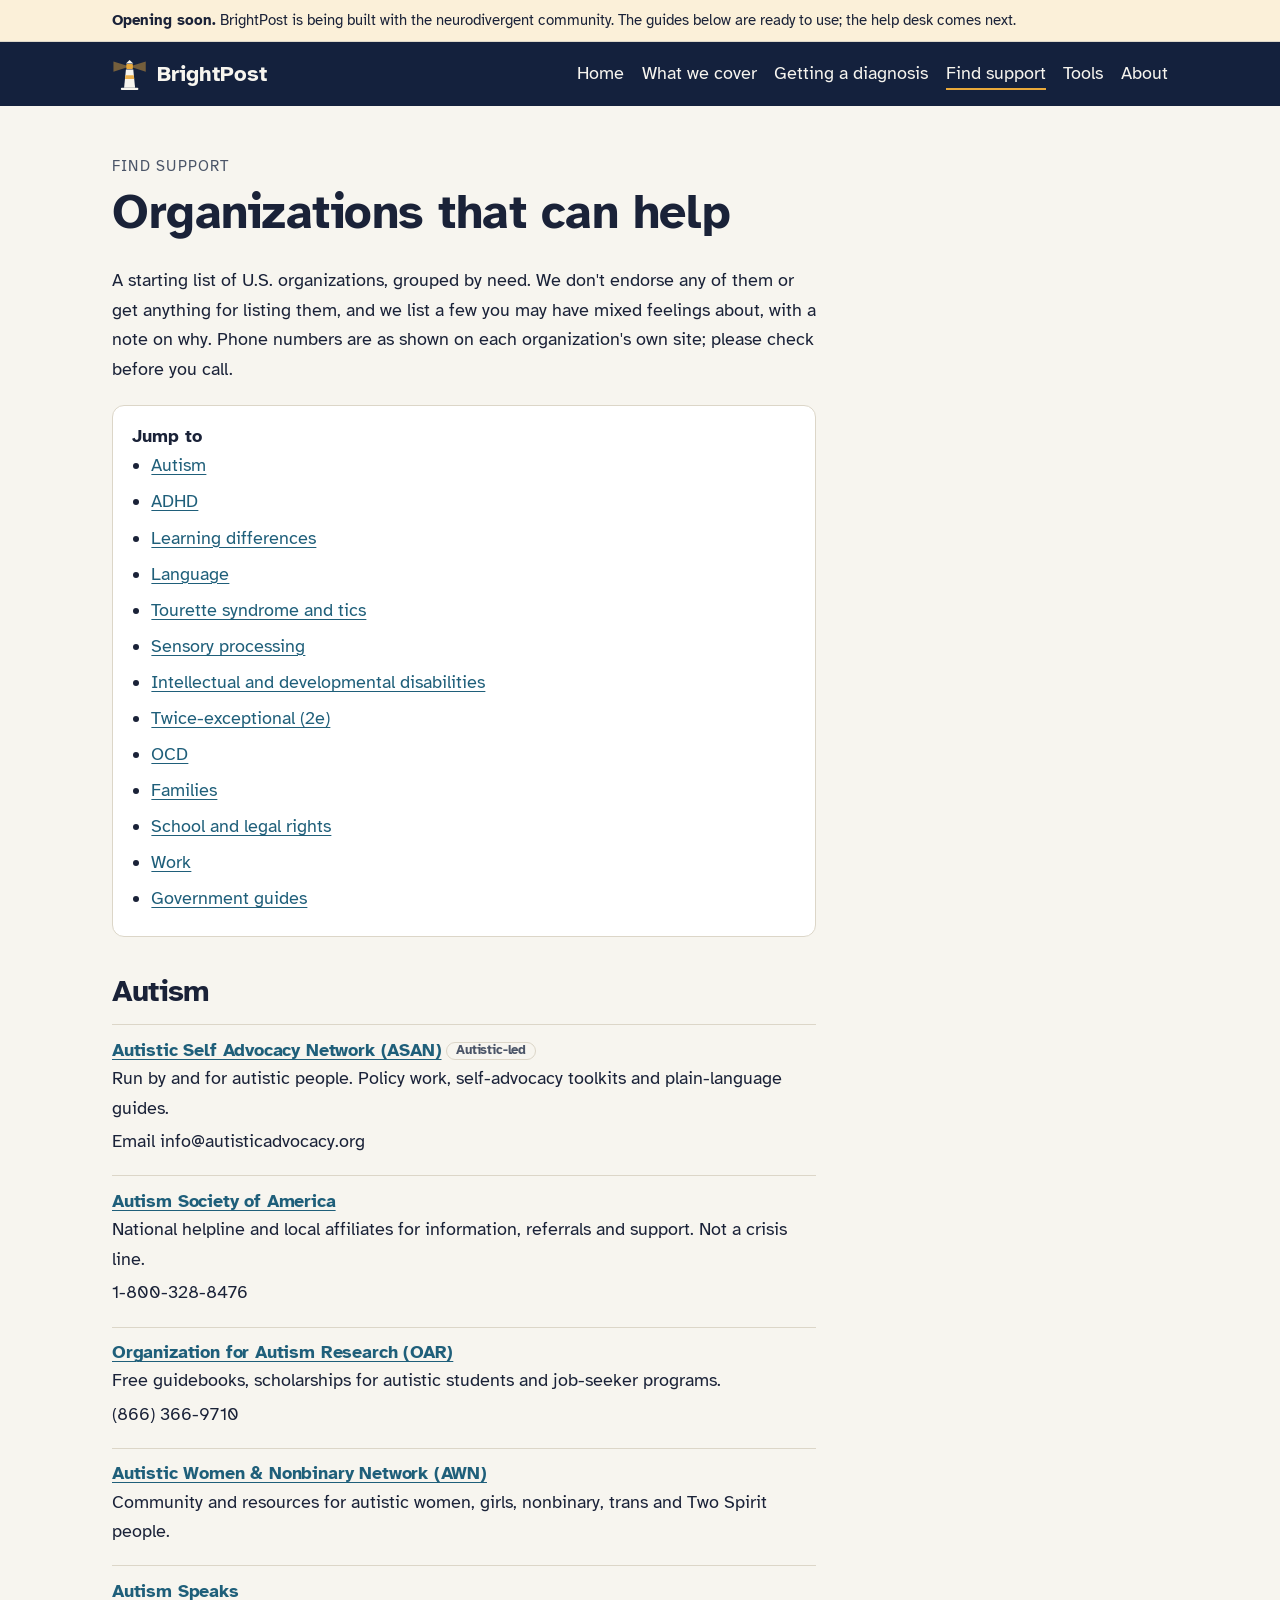
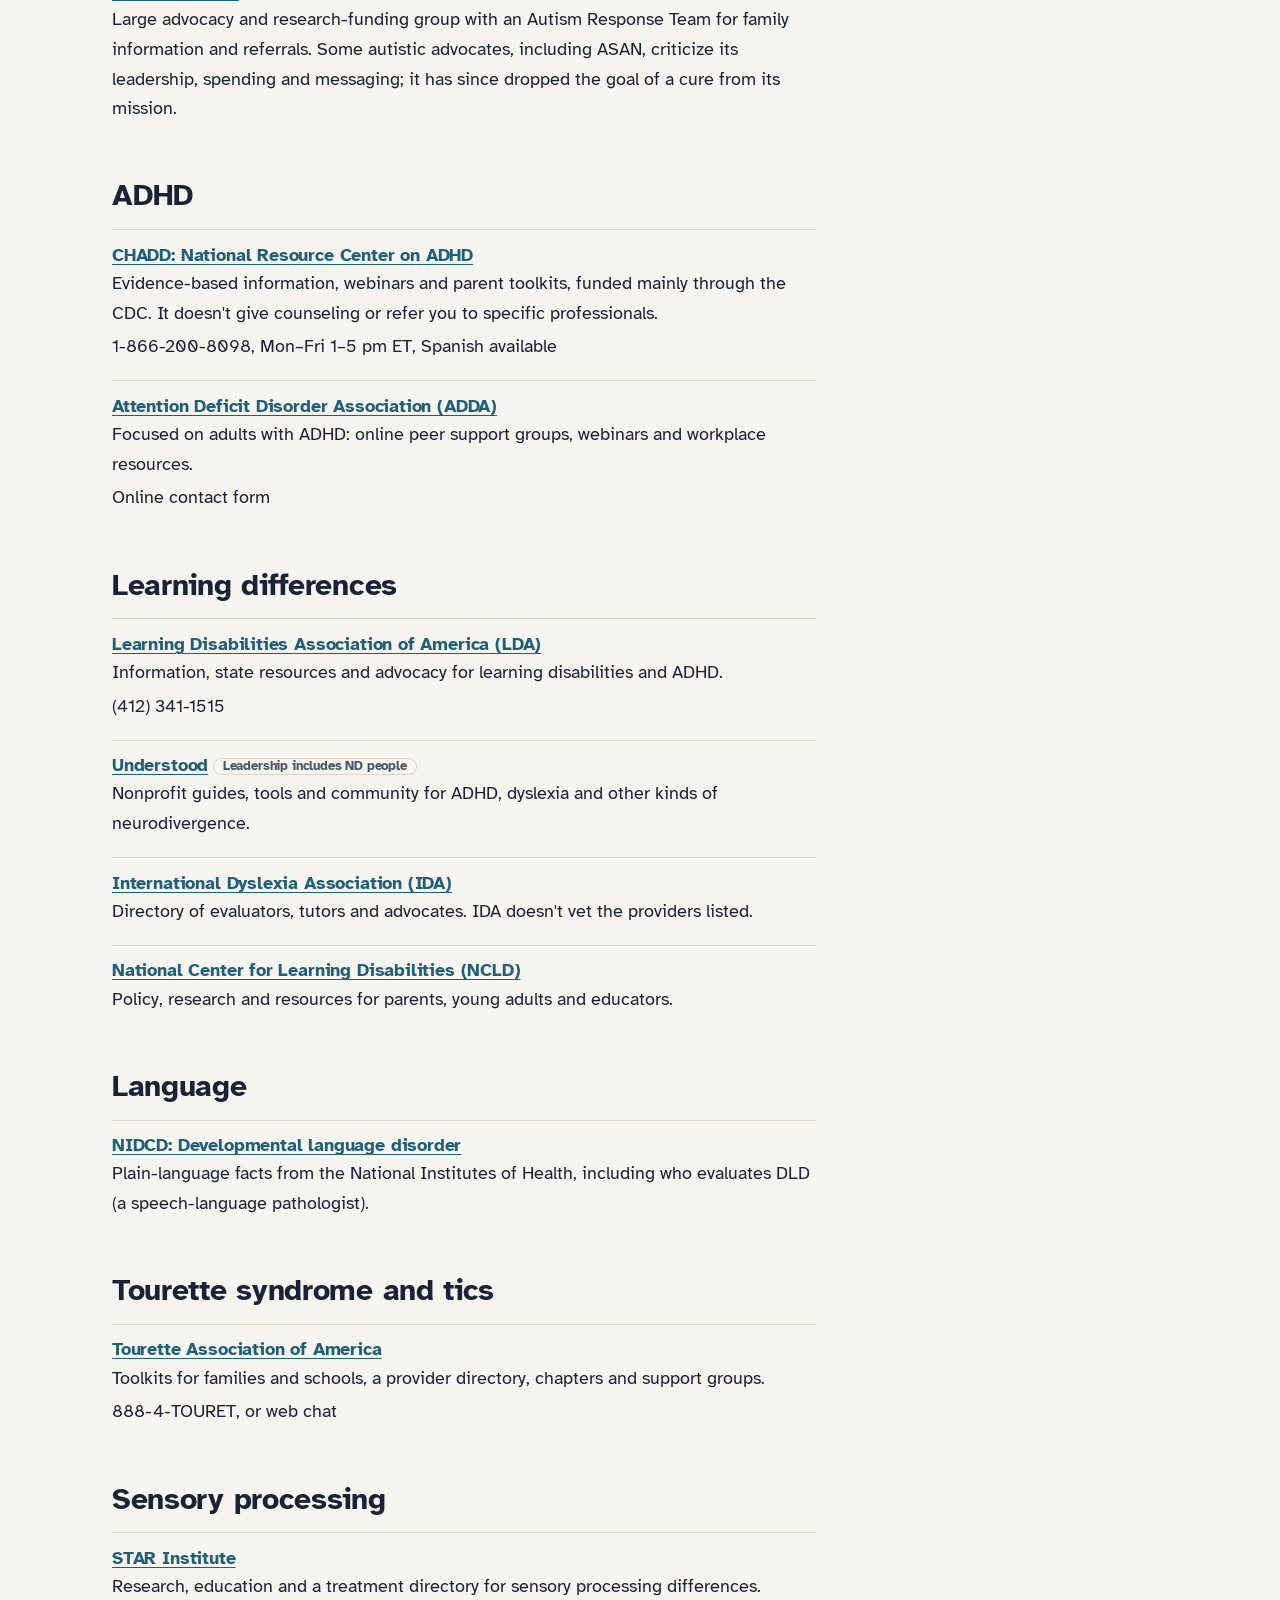
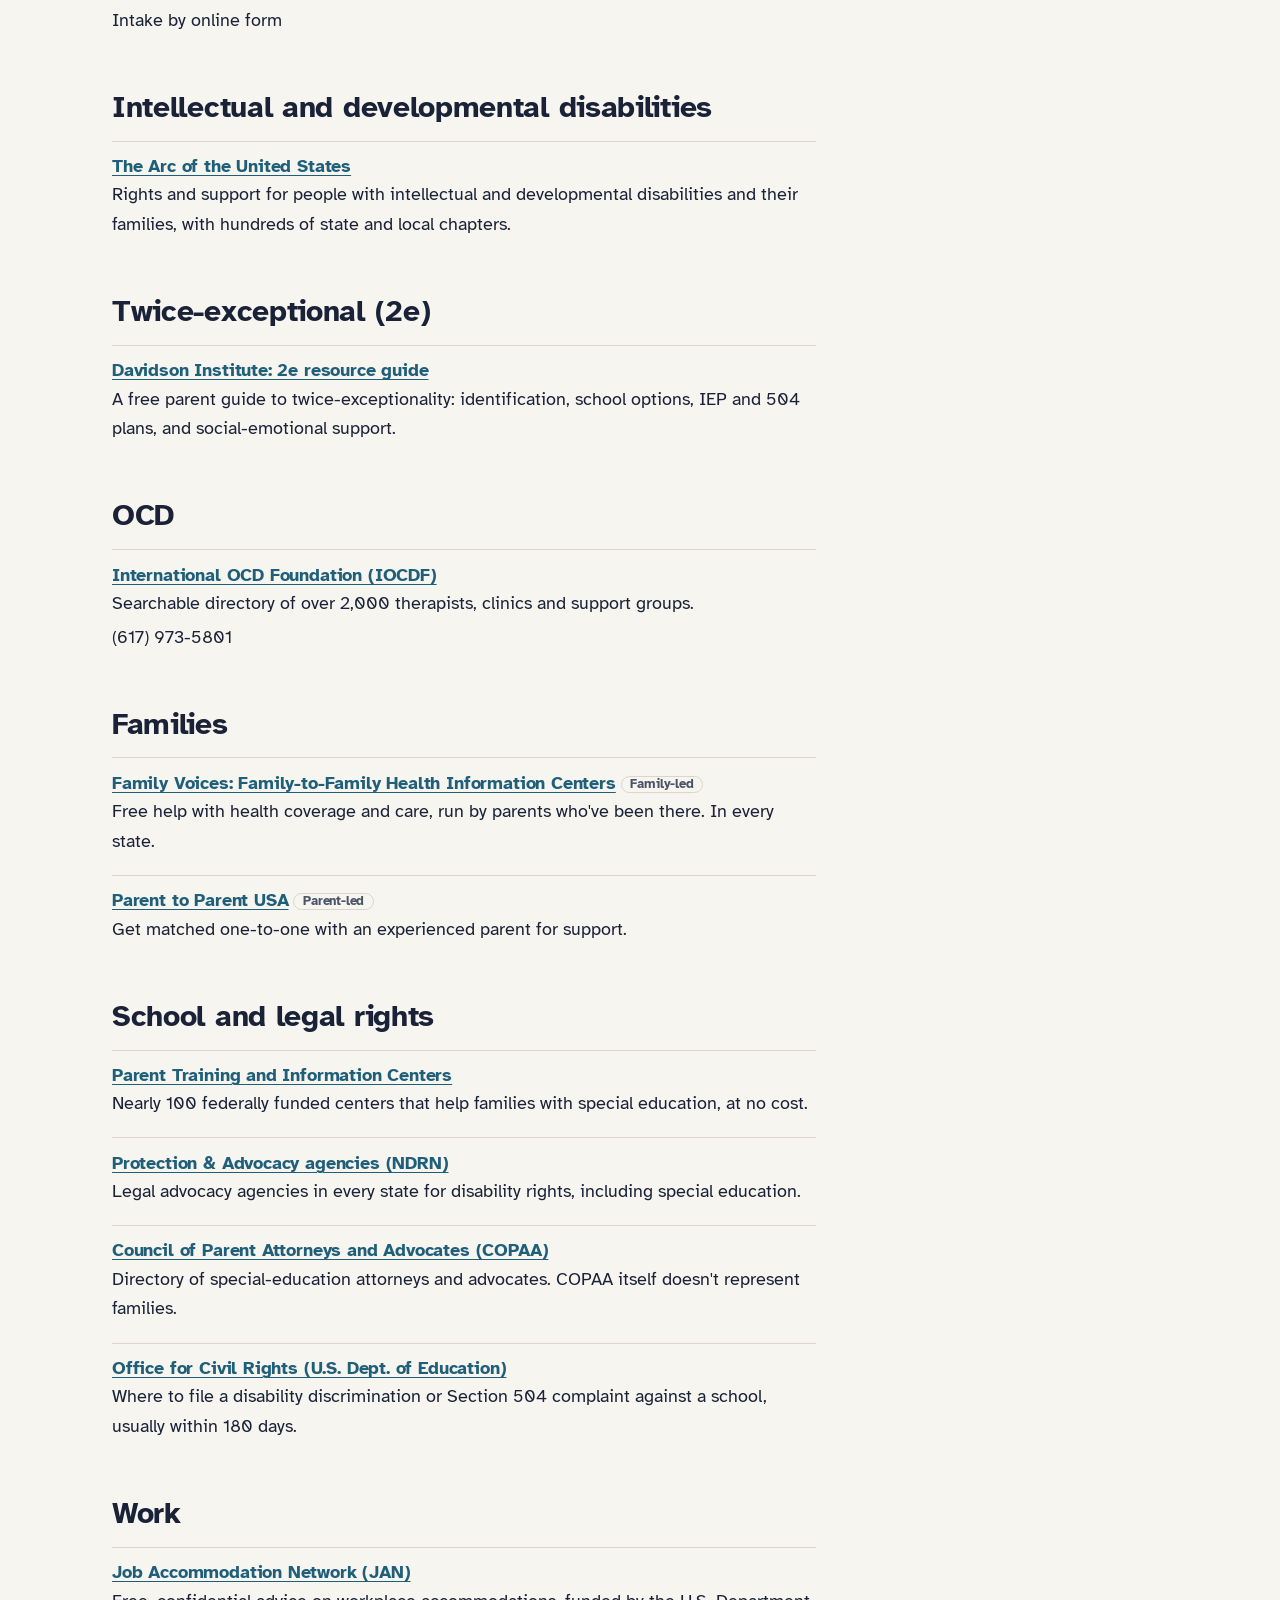
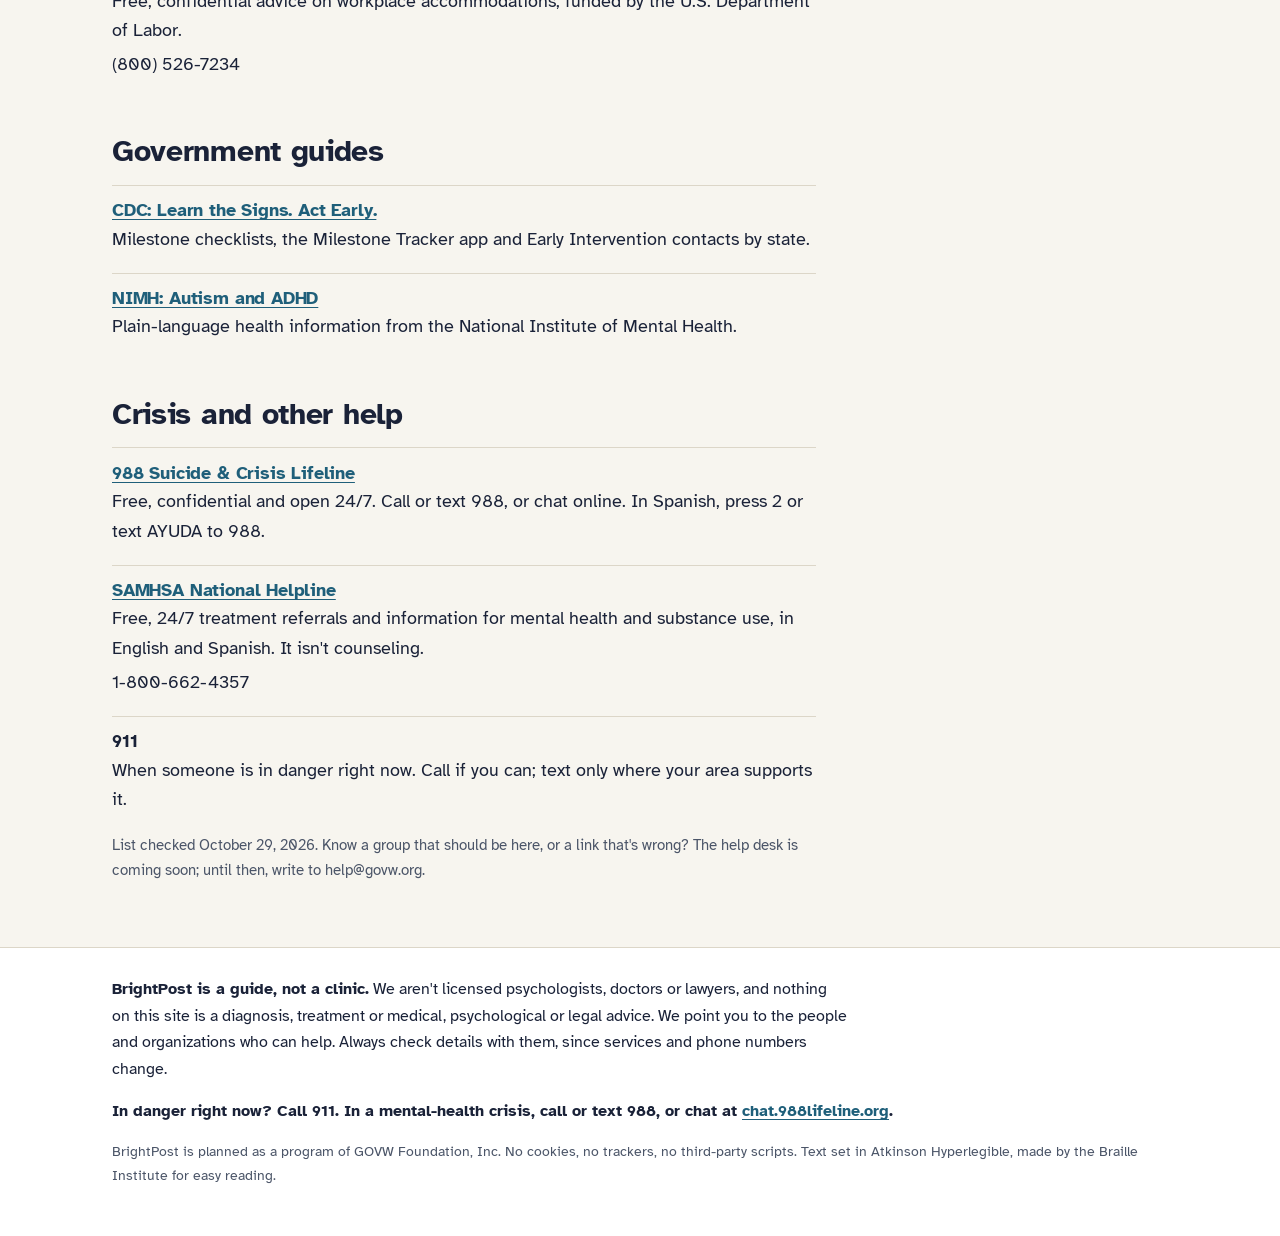
<file: site/resources.html>
<!doctype html>
<html lang="en">
<head>
<meta charset="utf-8">
<meta name="viewport" content="width=device-width, initial-scale=1">
<title>Find support · BrightPost</title>
<meta name="description" content="U.S. organizations for autism, ADHD, learning differences, Tourette, OCD, families and legal rights.">
<link rel="icon" href="favicon.svg" type="image/svg+xml">
<link rel="preload" href="fonts/atkinson-hyperlegible-latin-400-normal.woff2" as="font" type="font/woff2" crossorigin>
<link rel="stylesheet" href="site.css">
</head>
<body>
<a class="skip" href="#main">Skip to content</a>
<div class="soon"><div class="wrap"><strong>Opening soon.</strong> BrightPost is being built with the neurodivergent community. The guides below are ready to use; the help desk comes next.</div></div>
<header class="site"><div class="wrap">
<a class="brand" href="index.html"><svg viewBox="0 0 48 48" aria-hidden="true" focusable="false">
  <path d="M24 13 L2 6 L2 20 Z" fill="#E9A93B" opacity=".45"/>
  <path d="M24 13 L46 6 L46 20 Z" fill="#E9A93B" opacity=".45"/>
  <path d="M19 9 L24 4 L29 9 Z" fill="currentColor"/>
  <rect x="19.5" y="9.5" width="9" height="7" rx="1" fill="#E9A93B"/>
  <path d="M19 17 H29 L31.5 42 H16.5 Z" fill="currentColor"/>
  <path d="M18.3 25 H29.7 L30.2 30 H17.8 Z" fill="#E9A93B" opacity=".9"/>
  <rect x="12" y="42" width="24" height="3" rx="1.5" fill="currentColor"/>
</svg><span>BrightPost</span></a>
<nav class="main" aria-label="Main"><ul>
<li><a href="index.html">Home</a></li>
<li><a href="covered.html">What we cover</a></li>
<li><a href="diagnosis.html">Getting a diagnosis</a></li>
<li><a href="resources.html" aria-current="page">Find support</a></li>
<li><a href="tools.html">Tools</a></li>
<li><a href="about.html">About</a></li>
</ul></nav>
</div></header>

<main id="main"><div class="wrap">

<div class="prose page-title">
<p class="kicker">Find support</p>
<h1>Organizations that can help</h1>
<p>A starting list of U.S. organizations, grouped by need. We don't endorse any of them or get anything for listing them, and we list a few you may have mixed feelings about, with a note on why. Phone numbers are as shown on each organization's own site; please check before you call.</p>
<div class="toc"><strong>Jump to</strong><ul>
<li><a href="#autism">Autism</a></li><li><a href="#adhd">ADHD</a></li><li><a href="#learning">Learning differences</a></li><li><a href="#language">Language</a></li><li><a href="#tics">Tourette syndrome and tics</a></li><li><a href="#sensory">Sensory processing</a></li><li><a href="#idd">Intellectual and developmental disabilities</a></li><li><a href="#twice">Twice-exceptional (2e)</a></li><li><a href="#ocd">OCD</a></li><li><a href="#families">Families</a></li><li><a href="#rights">School and legal rights</a></li><li><a href="#work">Work</a></li><li><a href="#gov">Government guides</a></li>
</ul></div>
<h2 id="autism">Autism</h2>
<div class="org"><h3><a href="https://autisticadvocacy.org/about-asan/">Autistic Self Advocacy Network (ASAN)</a><span class="tag">Autistic-led</span></h3><p>Run by and for autistic people. Policy work, self-advocacy toolkits and plain-language guides.</p><p>Email info@autisticadvocacy.org</p></div>
<div class="org"><h3><a href="https://autismsociety.org/contact-us/">Autism Society of America</a></h3><p>National helpline and local affiliates for information, referrals and support. Not a crisis line.</p><p>1-800-328-8476</p></div>
<div class="org"><h3><a href="https://researchautism.org/">Organization for Autism Research (OAR)</a></h3><p>Free guidebooks, scholarships for autistic students and job-seeker programs.</p><p>(866) 366-9710</p></div>
<div class="org"><h3><a href="https://awnnetwork.org/about/">Autistic Women &amp; Nonbinary Network (AWN)</a></h3><p>Community and resources for autistic women, girls, nonbinary, trans and Two Spirit people.</p></div>
<div class="org"><h3><a href="https://www.autismspeaks.org/">Autism Speaks</a></h3><p>Large advocacy and research-funding group with an Autism Response Team for family information and referrals. Some autistic advocates, including ASAN, criticize its leadership, spending and messaging; it has since dropped the goal of a cure from its mission.</p></div>
<h2 id="adhd">ADHD</h2>
<div class="org"><h3><a href="https://chadd.org/about/about-nrc/">CHADD: National Resource Center on ADHD</a></h3><p>Evidence-based information, webinars and parent toolkits, funded mainly through the CDC. It doesn't give counseling or refer you to specific professionals.</p><p>1-866-200-8098, Mon–Fri 1–5 pm ET, Spanish available</p></div>
<div class="org"><h3><a href="https://add.org/">Attention Deficit Disorder Association (ADDA)</a></h3><p>Focused on adults with ADHD: online peer support groups, webinars and workplace resources.</p><p>Online contact form</p></div>
<h2 id="learning">Learning differences</h2>
<div class="org"><h3><a href="https://ldaamerica.org/">Learning Disabilities Association of America (LDA)</a></h3><p>Information, state resources and advocacy for learning disabilities and ADHD.</p><p>(412) 341-1515</p></div>
<div class="org"><h3><a href="https://www.understood.org/about/our-mission">Understood</a><span class="tag">Leadership includes ND people</span></h3><p>Nonprofit guides, tools and community for ADHD, dyslexia and other kinds of neurodivergence.</p></div>
<div class="org"><h3><a href="https://dyslexiaida.org/provider-directories/">International Dyslexia Association (IDA)</a></h3><p>Directory of evaluators, tutors and advocates. IDA doesn't vet the providers listed.</p></div>
<div class="org"><h3><a href="https://ncld.org/">National Center for Learning Disabilities (NCLD)</a></h3><p>Policy, research and resources for parents, young adults and educators.</p></div>
<h2 id="language">Language</h2>
<div class="org"><h3><a href="https://www.nidcd.nih.gov/health/specific-language-impairment">NIDCD: Developmental language disorder</a></h3><p>Plain-language facts from the National Institutes of Health, including who evaluates DLD (a speech-language pathologist).</p></div>
<h2 id="tics">Tourette syndrome and tics</h2>
<div class="org"><h3><a href="https://tourette.org/resources/get-help-now/">Tourette Association of America</a></h3><p>Toolkits for families and schools, a provider directory, chapters and support groups.</p><p>888-4-TOURET, or web chat</p></div>
<h2 id="sensory">Sensory processing</h2>
<div class="org"><h3><a href="https://sensoryhealth.org/basic/about-spd">STAR Institute</a></h3><p>Research, education and a treatment directory for sensory processing differences.</p><p>Intake by online form</p></div>
<h2 id="idd">Intellectual and developmental disabilities</h2>
<div class="org"><h3><a href="https://thearc.org/find-a-chapter/">The Arc of the United States</a></h3><p>Rights and support for people with intellectual and developmental disabilities and their families, with hundreds of state and local chapters.</p></div>
<h2 id="twice">Twice-exceptional (2e)</h2>
<div class="org"><h3><a href="https://www.davidsongifted.org/gifted-blog/2e-guidebook-resources-and-bibliography/">Davidson Institute: 2e resource guide</a></h3><p>A free parent guide to twice-exceptionality: identification, school options, IEP and 504 plans, and social-emotional support.</p></div>
<h2 id="ocd">OCD</h2>
<div class="org"><h3><a href="https://iocdf.org/ocd-finding-help/">International OCD Foundation (IOCDF)</a></h3><p>Searchable directory of over 2,000 therapists, clinics and support groups.</p><p>(617) 973-5801</p></div>
<h2 id="families">Families</h2>
<div class="org"><h3><a href="https://familyvoices.org/">Family Voices: Family-to-Family Health Information Centers</a><span class="tag">Family-led</span></h3><p>Free help with health coverage and care, run by parents who've been there. In every state.</p></div>
<div class="org"><h3><a href="https://www.p2pusa.org/parents/">Parent to Parent USA</a><span class="tag">Parent-led</span></h3><p>Get matched one-to-one with an experienced parent for support.</p></div>
<h2 id="rights">School and legal rights</h2>
<div class="org"><h3><a href="https://www.parentcenterhub.org/find-your-center/">Parent Training and Information Centers</a></h3><p>Nearly 100 federally funded centers that help families with special education, at no cost.</p></div>
<div class="org"><h3><a href="https://www.ndrn.org/about/ndrn-member-agencies/">Protection &amp; Advocacy agencies (NDRN)</a></h3><p>Legal advocacy agencies in every state for disability rights, including special education.</p></div>
<div class="org"><h3><a href="https://www.copaa.org/page/about">Council of Parent Attorneys and Advocates (COPAA)</a></h3><p>Directory of special-education attorneys and advocates. COPAA itself doesn't represent families.</p></div>
<div class="org"><h3><a href="https://www.ed.gov/laws-and-policy/civil-rights-laws/file-complaint/how-file-discrimination-complaint-ocr">Office for Civil Rights (U.S. Dept. of Education)</a></h3><p>Where to file a disability discrimination or Section 504 complaint against a school, usually within 180 days.</p></div>
<h2 id="work">Work</h2>
<div class="org"><h3><a href="https://askjan.org/">Job Accommodation Network (JAN)</a></h3><p>Free, confidential advice on workplace accommodations, funded by the U.S. Department of Labor.</p><p>(800) 526-7234</p></div>
<h2 id="gov">Government guides</h2>
<div class="org"><h3><a href="https://www.cdc.gov/act-early/families/concerned.html">CDC: Learn the Signs. Act Early.</a></h3><p>Milestone checklists, the Milestone Tracker app and Early Intervention contacts by state.</p></div>
<div class="org"><h3><a href="https://www.nimh.nih.gov/health/publications/autism-spectrum-disorder">NIMH: Autism and ADHD</a></h3><p>Plain-language health information from the National Institute of Mental Health.</p></div>

<h2 id="crisis">Crisis and other help</h2>
<div class="org"><h3><a href="https://988lifeline.org/get-help/">988 Suicide &amp; Crisis Lifeline</a></h3><p>Free, confidential and open 24/7. Call or text 988, or chat online. In Spanish, press 2 or text AYUDA to 988.</p></div>
<div class="org"><h3><a href="https://www.samhsa.gov/find-help/helplines/national-helpline">SAMHSA National Helpline</a></h3><p>Free, 24/7 treatment referrals and information for mental health and substance use, in English and Spanish. It isn't counseling.</p><p>1-800-662-4357</p></div>
<div class="org"><h3>911</h3><p>When someone is in danger right now. Call if you can; text only where your area supports it.</p></div>
<p class="sources">List checked October 29, 2026. Know a group that should be here, or a link that's wrong? The help desk is coming soon; until then, write to help@govw.org.</p>
</div>
</div></main>
<footer class="site"><div class="wrap">
<p class="disclaimer"><strong>BrightPost is a guide, not a clinic.</strong> We aren't licensed psychologists, doctors or lawyers, and nothing on this site is a diagnosis, treatment or medical, psychological or legal advice. We point you to the people and organizations who can help. Always check details with them, since services and phone numbers change.</p>
<p class="crisis">In danger right now? Call 911. In a mental-health crisis, call or text 988, or chat at <a href="https://chat.988lifeline.org/">chat.988lifeline.org</a>.</p>
<p class="small">BrightPost is planned as a program of GOVW Foundation, Inc. No cookies, no trackers, no third-party scripts. Text set in Atkinson Hyperlegible, made by the Braille Institute for easy reading.</p>
</div></footer>
</body>
</html>
</file>
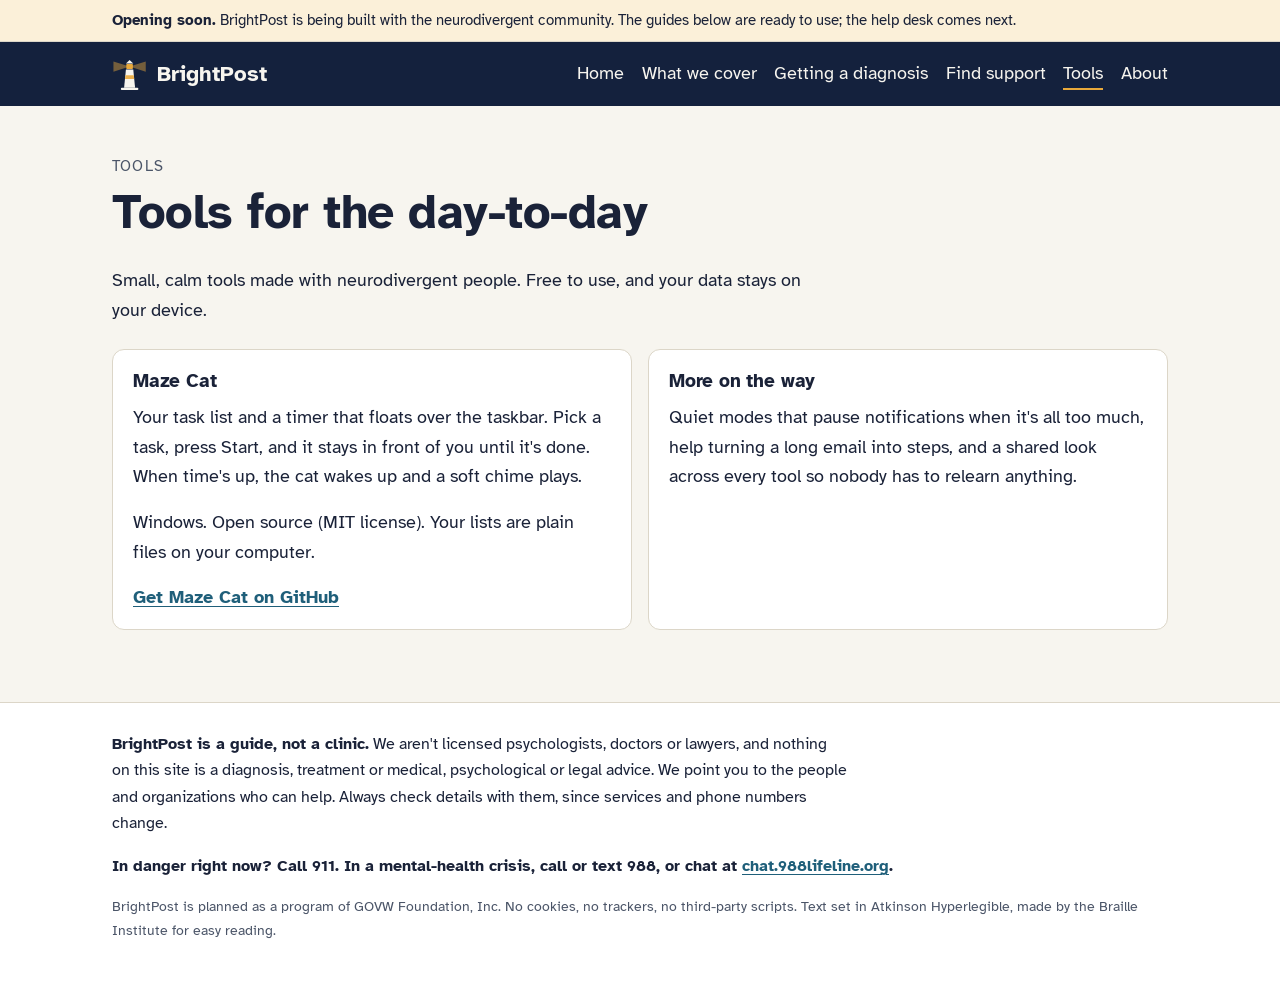
<file: site/tools.html>
<!doctype html>
<html lang="en">
<head>
<meta charset="utf-8">
<meta name="viewport" content="width=device-width, initial-scale=1">
<title>Tools · BrightPost</title>
<meta name="description" content="Maze Cat and other calm tools made with neurodivergent people.">
<link rel="icon" href="favicon.svg" type="image/svg+xml">
<link rel="preload" href="fonts/atkinson-hyperlegible-latin-400-normal.woff2" as="font" type="font/woff2" crossorigin>
<link rel="stylesheet" href="site.css">
</head>
<body>
<a class="skip" href="#main">Skip to content</a>
<div class="soon"><div class="wrap"><strong>Opening soon.</strong> BrightPost is being built with the neurodivergent community. The guides below are ready to use; the help desk comes next.</div></div>
<header class="site"><div class="wrap">
<a class="brand" href="index.html"><svg viewBox="0 0 48 48" aria-hidden="true" focusable="false">
  <path d="M24 13 L2 6 L2 20 Z" fill="#E9A93B" opacity=".45"/>
  <path d="M24 13 L46 6 L46 20 Z" fill="#E9A93B" opacity=".45"/>
  <path d="M19 9 L24 4 L29 9 Z" fill="currentColor"/>
  <rect x="19.5" y="9.5" width="9" height="7" rx="1" fill="#E9A93B"/>
  <path d="M19 17 H29 L31.5 42 H16.5 Z" fill="currentColor"/>
  <path d="M18.3 25 H29.7 L30.2 30 H17.8 Z" fill="#E9A93B" opacity=".9"/>
  <rect x="12" y="42" width="24" height="3" rx="1.5" fill="currentColor"/>
</svg><span>BrightPost</span></a>
<nav class="main" aria-label="Main"><ul>
<li><a href="index.html">Home</a></li>
<li><a href="covered.html">What we cover</a></li>
<li><a href="diagnosis.html">Getting a diagnosis</a></li>
<li><a href="resources.html">Find support</a></li>
<li><a href="tools.html" aria-current="page">Tools</a></li>
<li><a href="about.html">About</a></li>
</ul></nav>
</div></header>

<main id="main"><div class="wrap">

<div class="prose page-title">
<p class="kicker">Tools</p>
<h1>Tools for the day-to-day</h1>
<p>Small, calm tools made with neurodivergent people. Free to use, and your data stays on your device.</p>
</div>
<div class="cards">
<div class="card"><h3>Maze Cat</h3><p>Your task list and a timer that floats over the taskbar. Pick a task, press Start, and it stays in front of you until it's done. When time's up, the cat wakes up and a soft chime plays.</p><p>Windows. Open source (MIT license). Your lists are plain files on your computer.</p><a class="go" href="https://github.com/thornebrian/mazecat">Get Maze Cat on GitHub</a></div>
<div class="card"><h3>More on the way</h3><p>Quiet modes that pause notifications when it's all too much, help turning a long email into steps, and a shared look across every tool so nobody has to relearn anything.</p></div>
</div>

</div></main>
<footer class="site"><div class="wrap">
<p class="disclaimer"><strong>BrightPost is a guide, not a clinic.</strong> We aren't licensed psychologists, doctors or lawyers, and nothing on this site is a diagnosis, treatment or medical, psychological or legal advice. We point you to the people and organizations who can help. Always check details with them, since services and phone numbers change.</p>
<p class="crisis">In danger right now? Call 911. In a mental-health crisis, call or text 988, or chat at <a href="https://chat.988lifeline.org/">chat.988lifeline.org</a>.</p>
<p class="small">BrightPost is planned as a program of GOVW Foundation, Inc. No cookies, no trackers, no third-party scripts. Text set in Atkinson Hyperlegible, made by the Braille Institute for easy reading.</p>
</div></footer>
</body>
</html>
</file>
<file: site/site.css>
/* BrightPost. Calm by default: no motion, quiet colors, big readable type. */
@font-face { font-family: "Atkinson"; src: url(fonts/atkinson-hyperlegible-latin-400-normal.woff2) format("woff2"); font-weight: 400; font-style: normal; font-display: swap; }
@font-face { font-family: "Atkinson"; src: url(fonts/atkinson-hyperlegible-latin-400-italic.woff2) format("woff2"); font-weight: 400; font-style: italic; font-display: swap; }
@font-face { font-family: "Atkinson"; src: url(fonts/atkinson-hyperlegible-latin-700-normal.woff2) format("woff2"); font-weight: 700; font-style: normal; font-display: swap; }
@font-face { font-family: "Atkinson"; src: url(fonts/atkinson-hyperlegible-latin-700-italic.woff2) format("woff2"); font-weight: 700; font-style: italic; font-display: swap; }

:root {
  --bg: #F7F5EF; --surface: #FFFFFF; --ink: #1A2238; --muted: #4B5568; --line: #DCD6C8;
  --navy: #14213D; --link: #1F5F7A; --beam: #E9A93B; --beam-soft: #FBF0D9;
  --note: #EEF4F7; --alert: #FFF4E5; --alert-line: #E9A93B;
  --on-navy: #F7F5EF;
  color-scheme: light;
}
@media (prefers-color-scheme: dark) {
  :root:not([data-theme="light"]) {
    --bg: #0F1626; --surface: #172036; --ink: #E9ECF2; --muted: #A7B0C2; --line: #2A3550;
    --navy: #0A1020; --link: #F2C46D; --beam: #F2C46D; --beam-soft: #2A2617;
    --note: #16253A; --alert: #2A2213; --alert-line: #F2C46D;
    --on-navy: #E9ECF2;
    color-scheme: dark;
  }
}
:root[data-theme="dark"] {
  --bg: #0F1626; --surface: #172036; --ink: #E9ECF2; --muted: #A7B0C2; --line: #2A3550;
  --navy: #0A1020; --link: #F2C46D; --beam: #F2C46D; --beam-soft: #2A2617;
  --note: #16253A; --alert: #2A2213; --alert-line: #F2C46D;
  --on-navy: #E9ECF2;
  color-scheme: dark;
}

* { box-sizing: border-box; }
html { -webkit-text-size-adjust: 100%; }
body { margin: 0; background: var(--bg); color: var(--ink); font: 400 1.125rem/1.65 "Atkinson", system-ui, sans-serif; }
@media (prefers-reduced-motion: no-preference) { html { scroll-behavior: smooth; } }
a { color: var(--link); text-underline-offset: .18em; text-decoration-thickness: .08em; }
a:hover { text-decoration-thickness: .14em; }
:focus-visible { outline: 3px solid var(--beam); outline-offset: 3px; border-radius: 4px; }
img, svg { max-width: 100%; }
h1, h2, h3 { line-height: 1.2; margin: 0 0 .5em; letter-spacing: -.01em; }
h1 { font-size: clamp(2rem, 5vw, 3rem); }
h2 { font-size: clamp(1.45rem, 3vw, 1.9rem); margin-top: 2.2rem; }
h3 { font-size: 1.2rem; margin-top: 1.6rem; }
p, ul, ol { margin: 0 0 1rem; }
li { margin-bottom: .4rem; }
.wrap { max-width: 68rem; margin: 0 auto; padding: 0 16px; }
.prose { max-width: 44rem; }

.skip { position: absolute; left: -999px; top: 8px; background: var(--surface); color: var(--ink); padding: .5rem 1rem; z-index: 10; }
.skip:focus { left: 8px; }

.soon { background: var(--beam-soft); border-bottom: 1px solid var(--line); font-size: .95rem; }
.soon .wrap { padding-top: .5rem; padding-bottom: .5rem; }

header.site { background: var(--navy); color: var(--on-navy); }
header.site .wrap { display: flex; flex-wrap: wrap; align-items: center; justify-content: space-between; gap: .75rem 1.5rem; padding-top: .9rem; padding-bottom: .9rem; }
.brand { display: flex; align-items: center; gap: .6rem; color: var(--on-navy); text-decoration: none; font-weight: 700; font-size: 1.35rem; }
.brand svg { width: 2.2rem; height: 2.2rem; flex: none; }
nav.main ul { list-style: none; display: flex; flex-wrap: wrap; gap: .25rem 1.1rem; margin: 0; padding: 0; }
nav.main li { margin: 0; }
nav.main a { color: var(--on-navy); text-decoration: none; padding: .2rem 0; border-bottom: 2px solid transparent; }
nav.main a:hover, nav.main a[aria-current="page"] { border-bottom-color: var(--beam); }

.hero { background: var(--navy); color: var(--on-navy); padding: 3rem 0 3.5rem; }
.hero p.lead { font-size: 1.3rem; max-width: 40rem; opacity: .95; }
.hero .beam { color: var(--beam); }

main { padding: 2rem 0 3rem; display: block; }
.page-title { padding-top: 1rem; }
.kicker { color: var(--muted); font-size: .95rem; text-transform: uppercase; letter-spacing: .08em; margin-bottom: .3rem; }

.cards { display: grid; grid-template-columns: repeat(auto-fit, minmax(15rem, 1fr)); gap: 1rem; margin: 1.5rem 0; }
.card { background: var(--surface); border: 1px solid var(--line); border-radius: 12px; padding: 1.25rem 1.25rem 1rem; }
.card h3 { margin-top: 0; }
.card a.go { font-weight: 700; }

.note, .alert { border-radius: 10px; padding: 1rem 1.2rem; margin: 1.25rem 0; }
.note { background: var(--note); border: 1px solid var(--line); }
.alert { background: var(--alert); border-left: 5px solid var(--alert-line); }
.alert strong:first-child { display: block; margin-bottom: .2rem; }

table { width: 100%; border-collapse: collapse; margin: 1rem 0 1.5rem; font-size: 1rem; }
th, td { text-align: left; vertical-align: top; padding: .65rem .7rem; border-bottom: 1px solid var(--line); }
th { font-weight: 700; background: var(--surface); }
.table-scroll { overflow-x: auto; }
@media (max-width: 640px) {
  table.stack thead { display: none; }
  table.stack tr { display: block; border-bottom: 1px solid var(--line); padding: .5rem 0; }
  table.stack td { display: block; border: 0; padding: .2rem 0; }
  table.stack td::before { content: attr(data-label); display: block; font-size: .85rem; color: var(--muted); }
}

.org { border-top: 1px solid var(--line); padding: .9rem 0; }
.org h3 { margin: 0 0 .2rem; font-size: 1.1rem; }
.org p { margin: 0 0 .25rem; }
.tag { display: inline-block; font-size: .8rem; border: 1px solid var(--line); border-radius: 999px; padding: 0 .55rem; margin-left: .3rem; color: var(--muted); vertical-align: .1em; }

.steps { counter-reset: s; list-style: none; padding: 0; }
.steps > li { counter-increment: s; position: relative; padding-left: 2.6rem; margin-bottom: 1rem; }
.steps > li::before { content: counter(s); position: absolute; left: 0; top: .05rem; width: 1.9rem; height: 1.9rem; border-radius: 50%; background: var(--navy); color: var(--on-navy); font-weight: 700; display: grid; place-items: center; font-size: 1rem; }
:root[data-theme="dark"] .steps > li::before { background: var(--beam); color: #0F1626; }
@media (prefers-color-scheme: dark) { :root:not([data-theme="light"]) .steps > li::before { background: var(--beam); color: #0F1626; } }

.toc { background: var(--surface); border: 1px solid var(--line); border-radius: 12px; padding: 1rem 1.2rem; margin: 1.25rem 0; }
.toc ul { margin: 0; padding-left: 1.2rem; }

.sources { font-size: .95rem; color: var(--muted); }
.sources a { word-break: break-word; }

footer.site { border-top: 1px solid var(--line); background: var(--surface); font-size: 1rem; }
footer.site .wrap { padding-top: 1.75rem; padding-bottom: 2rem; }
footer.site .disclaimer { max-width: 46rem; }
footer.site .crisis { font-weight: 700; }
footer.site .small { color: var(--muted); font-size: .9rem; }
</file>
